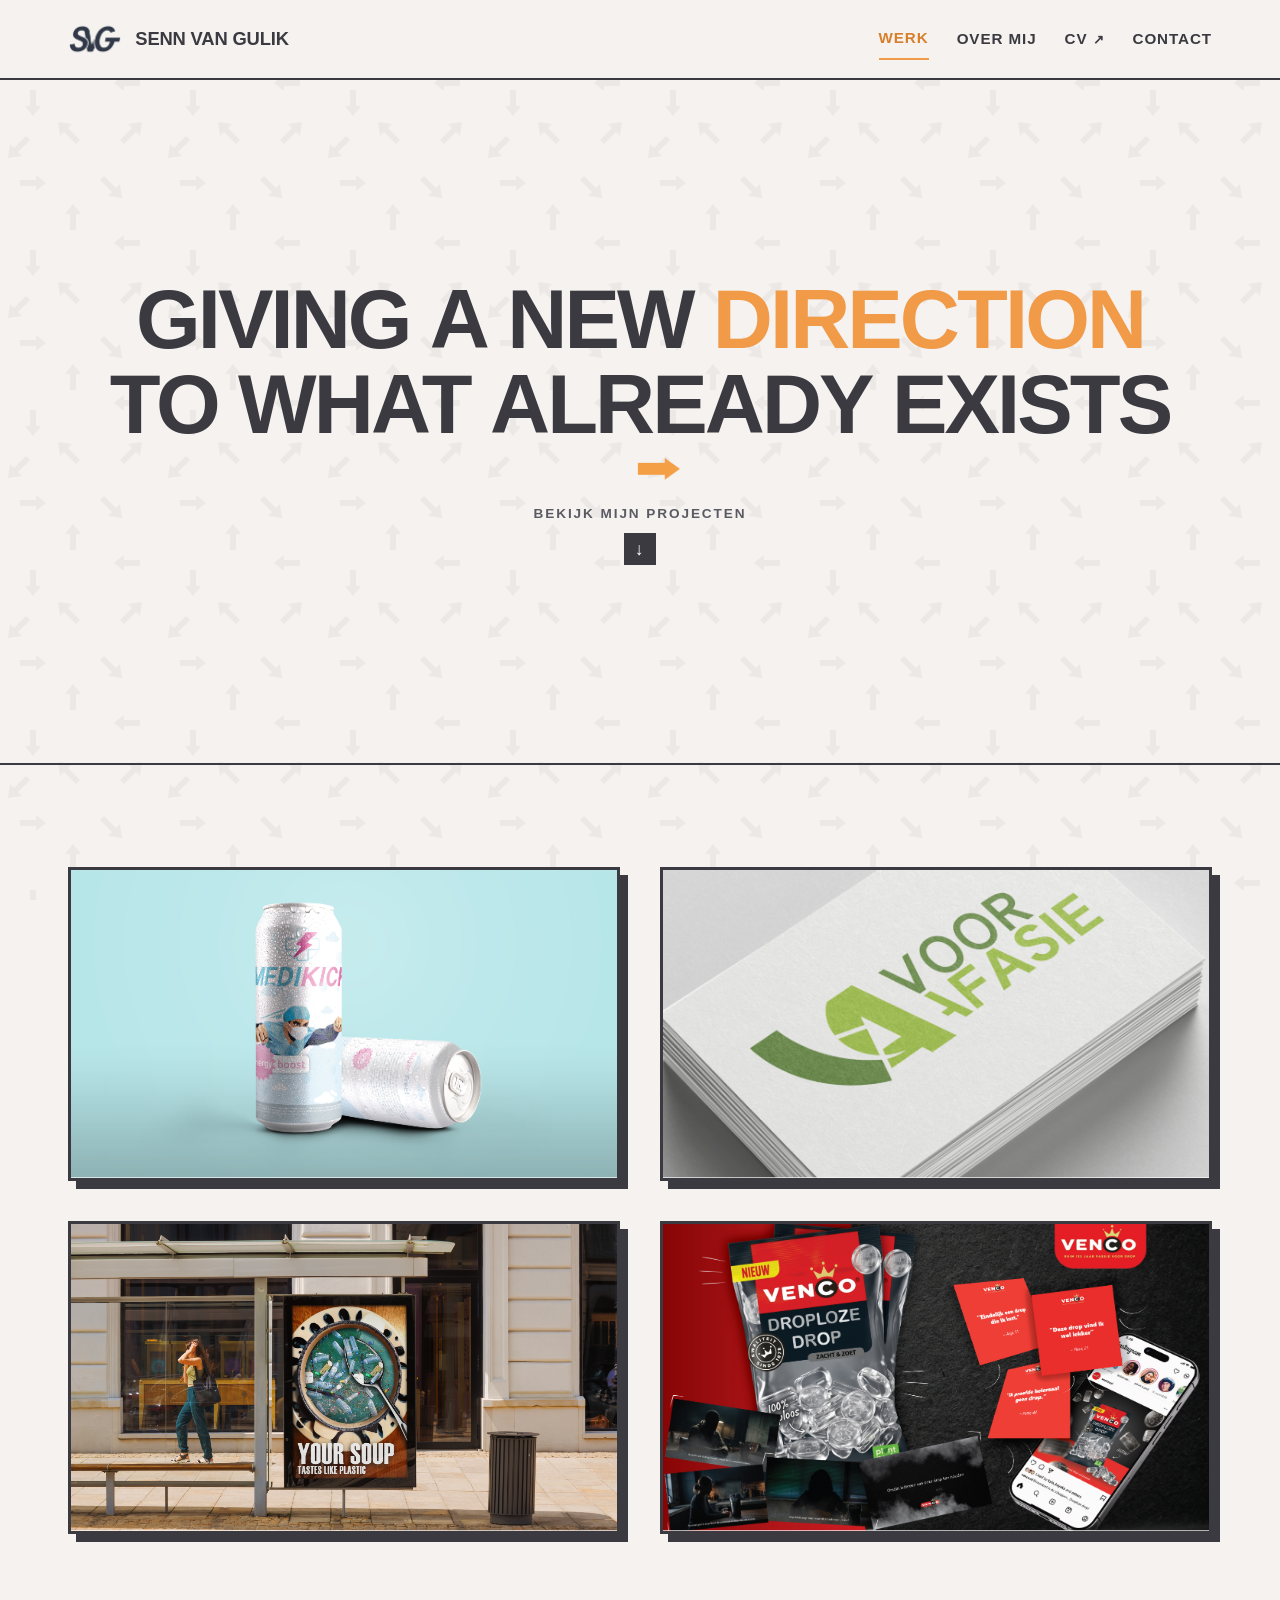
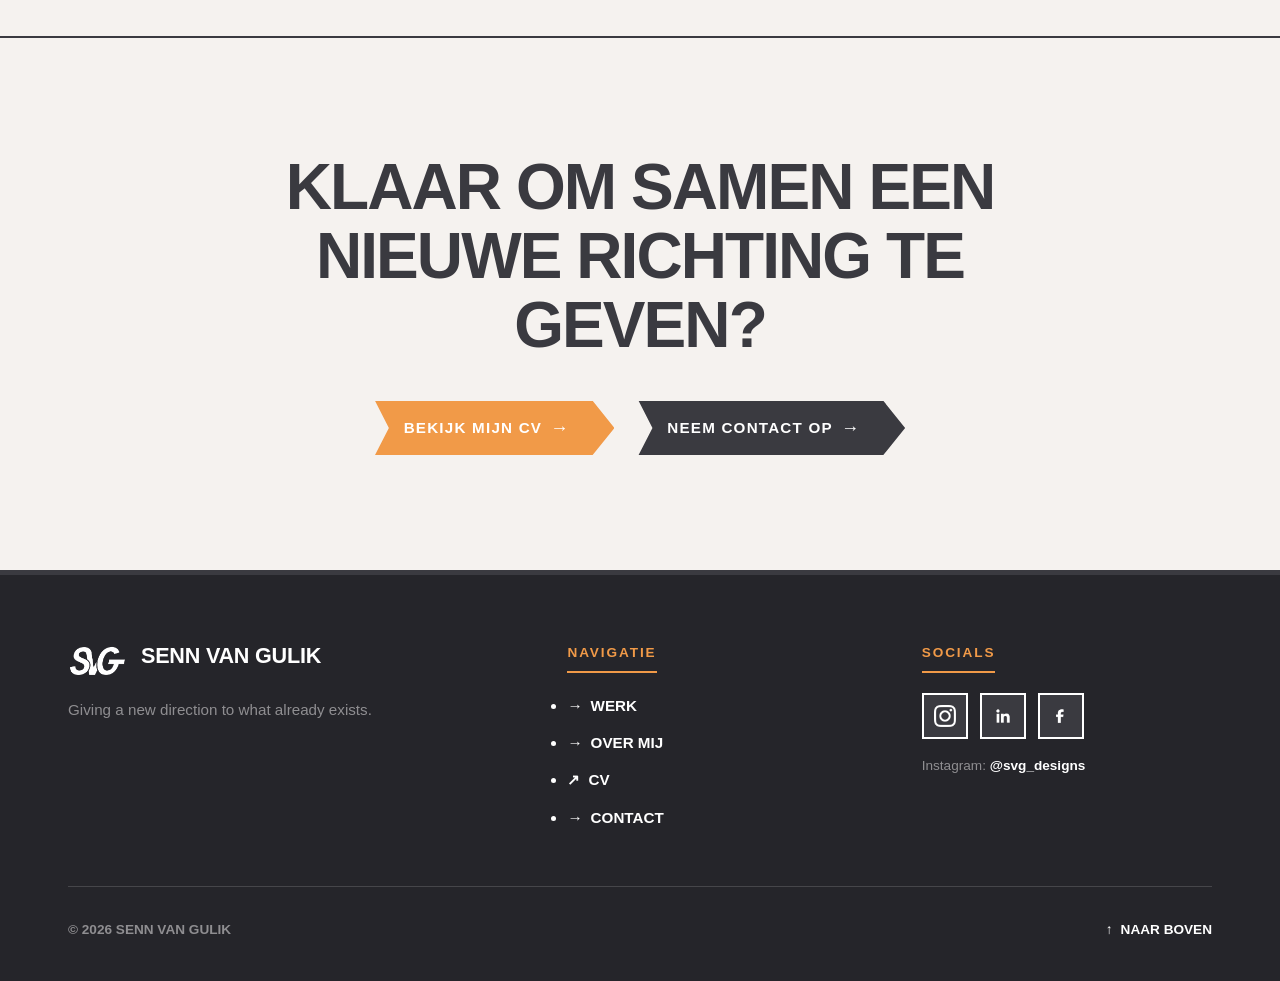
<file: index.html>
<!DOCTYPE html>
<html lang="nl">
<head>
  <meta charset="UTF-8">
  <meta name="viewport" content="width=device-width, initial-scale=1.0">
  <title>Portfolio — Senn van Gulik</title>
  <meta name="description" content="Portfolio van Senn van Gulik. CMD student aan Avans Hogeschool Breda. Branding, logo design en digitale vormgeving.">
  
  <!-- Favicon -->
  <link rel="icon" type="image/png" href="Images/Logo/Logo.png">
  
  <!-- Stylesheet -->
  <link rel="stylesheet" href="css/style.css">
</head>
<body>

  <!-- Site Header (Layout: Logo – name next to logo | Werk – Over mij – CV - contact) -->
  <header class="site-header">
    <div class="container nav-container">
      <!-- Left: Logo – name next to logo -->
      <a href="index.html" class="brand-identity" aria-label="Senn van Gulik Homepage">
        <img src="Images/Logo/Logo.png" alt="SvG Logo" class="brand-logo-img">
        <span class="brand-name">Senn van Gulik</span>
      </a>

      <!-- Right: Werk – Over mij – CV - contact -->
      <nav class="nav-menu-desktop" aria-label="Hoofdnavigatie">
        <a href="#werk" class="nav-item-link active">Werk</a>
        <a href="about.html" class="nav-item-link">Over mij</a>
        <!-- CV Direct Link -->
        <a href="https://drive.google.com/file/d/1XW_Pcqpf7AUBsDqbniWq784pTi9UEm8H/view?usp=sharing" target="_blank" rel="noopener noreferrer" class="nav-item-link cv-link">
          CV <span style="font-size: 0.85em;">↗</span>
        </a>
        <a href="contact.html" class="nav-item-link">Contact</a>
      </nav>

      <!-- Mobile Toggle -->
      <button class="mobile-toggle" aria-label="Menu openen" aria-expanded="false" aria-controls="mobileMenu">
        <span></span>
        <span></span>
        <span></span>
      </button>
    </div>
  </header>

  <!-- Mobile Menu -->
  <div id="mobileMenu" class="mobile-menu" aria-hidden="true">
    <nav class="mobile-nav-links">
      <a href="#werk" class="mobile-nav-item active">Werk</a>
      <a href="about.html" class="mobile-nav-item">Over mij</a>
      <a href="https://drive.google.com/file/d/1XW_Pcqpf7AUBsDqbniWq784pTi9UEm8H/view?usp=sharing" target="_blank" rel="noopener noreferrer" class="mobile-nav-item">
        CV ↗
      </a>
      <a href="contact.html" class="mobile-nav-item">Contact</a>
    </nav>
  </div>

  <main>
    <!-- Center Hero Section: Just the sentence in the center -->
    <section class="hero-center-stage">
      <div class="container">
        <h1 class="hero-statement-center">
          <span class="interactive-word">giving</span> 
          <span class="interactive-word">a</span> 
          <span class="interactive-word">new</span> 
          <span class="interactive-word word-direction">direction</span> 
          <span class="interactive-word">to</span> 
          <span class="interactive-word">what</span> 
          <span class="interactive-word">already</span> 
          <span class="interactive-word">exists</span>
        </h1>

        <a href="#werk" class="scroll-indicator-arrow">
          <span>Bekijk mijn projecten</span>
            <div class="down-arrow-symbol">↓</div>
        </a>
      </div>
    </section>

<!-- PROJECTEN -->
<section id="werk" class="featured-project-section">
  <div class="container project-grid">
    

    <!-- START PROJECT 1 -->
    <article class="project-stage-card">

      <div class="project-visual-column">
        <img 
          src="Images/Projects/Firsdrank blikje/MAIN.png" 
          alt="Medikick 0% suiker frisdrank blikje ontwerp" 
          class="project-visual-img"
        >

        <div class="project-overlay">

          <div class="project-overlay-content">
            <div class="project-overlay-info">

              <h2 class="project-display-title">
                Medikick Frisdrank
              </h2>

              <div class="project-tags-list">
                <span class="tag-brick">verpakkingsontwerp</span>
                <span class="tag-brick">Photoshop</span>
                <span class="tag-brick">Illustrator</span>
              </div>

            </div>

            <a href="project.html" class="btn-arrow-shape btn-arrow-orange">
              <span class="fefef">→</span>
            </a>
          </div>

        </div>
      </div>

    </article>
    <!-- EINDE PROJECT 1 -->


    <!-- START PROJECT 2 -->
    <article class="project-stage-card">

      <div class="project-visual-column">
        <img 
          src="Images/Projects/Voor Afasie/Proces (3).jpg" 
          alt="Logo ontwerp Voor Afasie" 
          class="project-visual-img"
        >

        <div class="project-overlay">

          <div class="project-overlay-content">
            <div class="project-overlay-info">

              <h2 class="project-display-title">
                Voor Afasie logo
              </h2>

              <div class="project-tags-list">
                <span class="tag-brick">Logo design</span>
                <span class="tag-brick">Branding</span>
                <span class="tag-brick">Illustrator</span>
              </div>

            </div>

            <a href="project VoorAfasie.html" class="btn-arrow-shape btn-arrow-orange">
              <span class="fefef">→</span>
            </a>
          </div>

        </div>
      </div>

    </article>
    <!-- EINDE PROJECT 2 -->


    <!-- START PROJECT 3 -->
    <article class="project-stage-card">

      <div class="project-visual-column">
        <img 
          src="Images/Projects/Plastic Soep/MAIN.jpg" 
          alt="Poster STOP plastic soep campagne" 
          class="project-visual-img"
        >

        <div class="project-overlay">

          <div class="project-overlay-content">
            <div class="project-overlay-info">

              <h2 class="project-display-title">
                Plastic Soep campagne
              </h2>

              <div class="project-tags-list">
                <span class="tag-brick">Fotografie</span>
                <span class="tag-brick">Photoshop</span>
                <span class="tag-brick">Illustrator</span>
              </div>

            </div>

            <a href="project soep.html" class="btn-arrow-shape btn-arrow-orange">
              <span class="fefef">→</span>
            </a>
          </div>

        </div>
      </div>

    </article>
    <!-- EINDE PROJECT 3 -->


    <!-- START PROJECT 4 -->
    <article class="project-stage-card">

      <div class="project-visual-column">
        <img 
          src="Images/Projects/1april Campagne/MAIN.jpg" 
          alt="Poster STOP plastic soep campagne" 
          class="project-visual-img"
        >

        <div class="project-overlay">

          <div class="project-overlay-content">
            <div class="project-overlay-info">

              <h2 class="project-display-title">
                1 April Campagne
              </h2>

              <div class="project-tags-list">
                <span class="tag-brick">Photoshop</span>
                <span class="tag-brick">Illustrator</span>
                <span class="tag-brick">Branding</span>
                <span class="tag-brick">verpakkingsontwerp</span>
              </div>

            </div>

            <a href="project 1april Campagne.html" class="btn-arrow-shape btn-arrow-orange">
              <span class="fefef">→</span>
            </a>
          </div>

        </div>
      </div>

    </article>
    <!-- EINDE PROJECT 3 -->

  </div>
</section>
    
    <!-- Scroll down further: Final CTA Section -->
    <section class="final-cta-section">
      <div class="container">
        <h2 class="final-cta-title">
          Klaar om samen een nieuwe richting te geven?
        </h2>

        <!-- Arrow Shaped Buttons to CV and Contact -->
        <div class="cta-button-group">
          <!-- Button to CV (Google Drive link) -->
          <a 
            href="https://drive.google.com/file/d/1XW_Pcqpf7AUBsDqbniWq784pTi9UEm8H/view?usp=sharing" 
            target="_blank" 
            rel="noopener noreferrer" 
            class="btn-arrow-shape btn-arrow-orange"
          >
            Bekijk mijn CV <span class="btn-arrow-icon">→</span>
          </a>

          <!-- Button to Contact page -->
          <a href="contact.html" class="btn-arrow-shape btn-arrow-dark">
            Neem contact op <span class="btn-arrow-icon">→</span>
          </a>
        </div>
      </div>
    </section>
  </main>

  <!-- Footer (Kept same with social links) -->
  <footer class="site-footer-sharp">
    <div class="container">
      <div class="footer-columns-grid">
        <div>
          <div style="display: flex; align-items: center; gap: 0.85rem; margin-bottom: 1rem;">
            <img src="Images/Logo/Logo.png" alt="SvG Logo" style="height: 42px; filter: brightness(0) invert(1);">
            <div class="footer-brand-title">Senn van Gulik</div>
          </div>
          <p class="footer-brand-text">
            Giving a new direction to what already exists.
          </p>
        </div>

        <div>
          <span class="footer-col-header">Navigatie</span>
          <ul class="footer-nav-links-sharp">
            <li><a href="index.html#werk" class="footer-nav-item"><span>→</span> Werk</a></li>
            <li><a href="about.html" class="footer-nav-item"><span>→</span> Over mij</a></li>
            <li>
              <a href="https://drive.google.com/file/d/1XW_Pcqpf7AUBsDqbniWq784pTi9UEm8H/view?usp=sharing" target="_blank" rel="noopener noreferrer" class="footer-nav-item">
                <span>↗</span> CV
              </a>
            </li>
            <li><a href="contact.html" class="footer-nav-item"><span>→</span> Contact</a></li>
          </ul>
        </div>

        <div>
          <span class="footer-col-header">Socials</span>
          <div class="footer-social-row" style="margin-bottom: 1rem;">
            <a href="https://www.instagram.com/svg_designs/" target="_blank" rel="noopener noreferrer" class="footer-social-sharp-btn" aria-label="Instagram">
              <img src="Images/Icons/Socials_Instagram.png" alt="Instagram">
            </a>
            <a href="https://nl.linkedin.com/in/senn-van-gulik-68927a341" target="_blank" rel="noopener noreferrer" class="footer-social-sharp-btn" aria-label="LinkedIn">
              <img src="Images/Icons/Socials_Linkedin.png" alt="LinkedIn">
            </a>
            <a href="https://www.facebook.com/share/19ZWGFJ9d8/" target="_blank" rel="noopener noreferrer" class="footer-social-sharp-btn" aria-label="Facebook">
              <img src="Images/Icons/Socials_Facebook.png" alt="Facebook">
            </a>
          </div>
          <p style="font-size: 0.85rem; color: var(--color-gray);">
            Instagram: <strong style="color: #FFFFFF;">@svg_designs</strong>
          </p>
        </div>
      </div>

      <div class="footer-bottom-line">
        <div>
          &copy; <span id="yearSpan">2024</span> Senn van Gulik
        </div>
        <a href="#top" id="backToTopBtn" class="back-to-top-sharp">
          <span>↑</span> Naar boven
        </a>
      </div>
    </div>
  </footer>

  <!-- Scripts -->
  <script src="js/projects.js"></script>
  <script src="js/main.js"></script>
  <script>
    document.getElementById('yearSpan').textContent = new Date().getFullYear();
  </script>
</body>
</html>
</file>
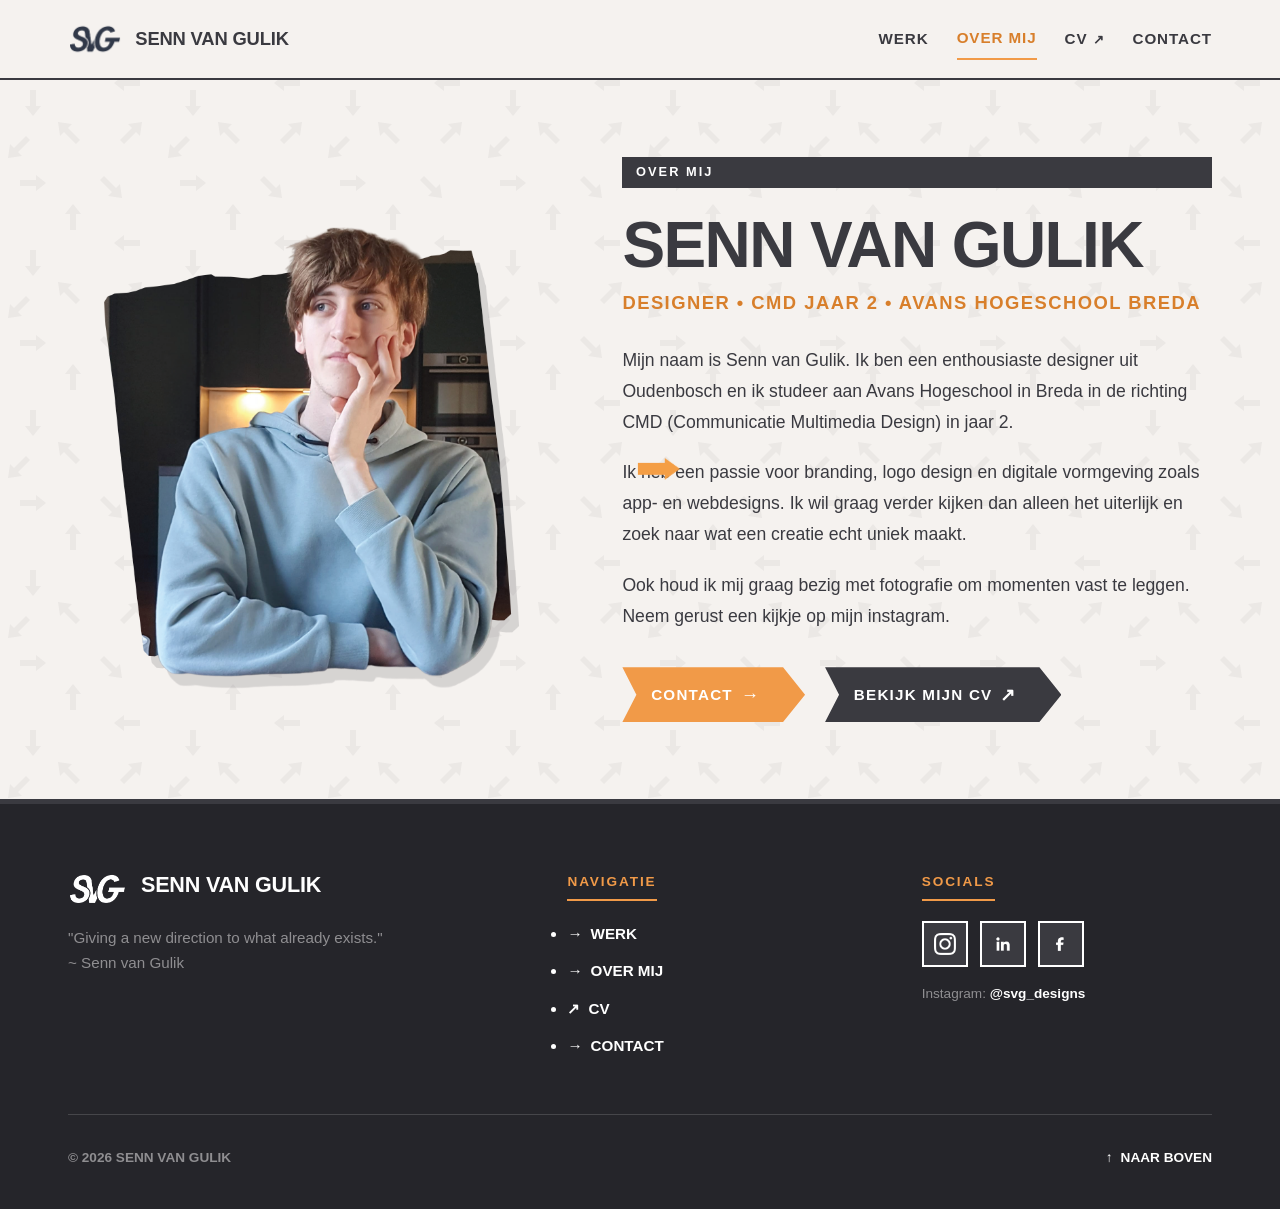
<file: about.html>
<!DOCTYPE html>
<html lang="nl">
<head>
  <meta charset="UTF-8">
  <meta name="viewport" content="width=device-width, initial-scale=1.0">
  <title>Portfolio — Senn van Gulik</title>
  <meta name="description" content="Over Senn van Gulik: designer uit Oudenbosch, student CMD aan Avans Breda.">
  
  <!-- Favicon -->
  <link rel="icon" type="image/png" href="Images/Logo/Logo.png">
  
  <!-- Stylesheet -->
  <link rel="stylesheet" href="css/style.css">
</head>
<body>

  <!-- Site Header (Layout: Logo – name next to logo | Werk – Over mij – CV - contact) -->
  <header class="site-header">
    <div class="container nav-container">
      <!-- Left: Logo – name next to logo -->
      <a href="index.html" class="brand-identity" aria-label="Senn van Gulik Homepage">
        <img src="Images/Logo/Logo.png" alt="SvG Logo" class="brand-logo-img">
        <span class="brand-name">Senn van Gulik</span>
      </a>

      <!-- Right: Werk – Over mij – CV - contact -->
      <nav class="nav-menu-desktop" aria-label="Hoofdnavigatie">
        <a href="index.html#werk" class="nav-item-link">Werk</a>
        <a href="about.html" class="nav-item-link active">Over mij</a>
        <!-- CV Direct Link -->
        <a href="https://drive.google.com/file/d/1XW_Pcqpf7AUBsDqbniWq784pTi9UEm8H/view?usp=sharing" target="_blank" rel="noopener noreferrer" class="nav-item-link cv-link">
          CV <span style="font-size: 0.85em;">↗</span>
        </a>
        <a href="contact.html" class="nav-item-link">Contact</a>
      </nav>

      <!-- Mobile Toggle -->
      <button class="mobile-toggle" aria-label="Menu openen" aria-expanded="false" aria-controls="mobileMenu">
        <span></span>
        <span></span>
        <span></span>
      </button>
    </div>
  </header>

  <!-- Mobile Menu -->
  <div id="mobileMenu" class="mobile-menu" aria-hidden="true">
    <nav class="mobile-nav-links">
      <a href="index.html#werk" class="mobile-nav-item">Werk</a>
      <a href="about.html" class="mobile-nav-item active">Over mij</a>
      <a href="https://drive.google.com/file/d/1XW_Pcqpf7AUBsDqbniWq784pTi9UEm8H/view?usp=sharing" target="_blank" rel="noopener noreferrer" class="mobile-nav-item">
        CV ↗
      </a>
      <a href="contact.html" class="mobile-nav-item">Contact</a>
    </nav>
  </div>

  <main>
    <!-- About Stage Section -->
    <section class="about-stage-section">
      <div class="container about-columns">
        <!-- Profile Image: Me.png sitting transparently on the canvas without any background shape or square -->
        <div class="about-me-image-wrap">
          <img 
            src="Images/Me.png" 
            alt="Senn van Gulik" 
            class="about-me-cutout"
          >
        </div>

        <!-- Text Content -->
        <div class="about-text-content">
          <span class="project-section-tag">Over mij</span>
          <h1 class="about-display-name">Senn van Gulik</h1>
          <div class="about-subline">Designer • CMD Jaar 2 • Avans Hogeschool Breda</div>

          <div class="about-human-copy">
            <p>
              Mijn naam is Senn van Gulik. Ik ben een enthousiaste designer uit Oudenbosch en ik studeer aan Avans Hogeschool in Breda in de richting CMD (Communicatie Multimedia Design) in jaar 2.
            </p>
            <p>
              Ik heb een passie voor branding, logo design en digitale vormgeving zoals app- en webdesigns. Ik wil graag verder kijken dan alleen het uiterlijk en zoek naar wat een creatie echt uniek maakt.
            </p>
            <p>
              Ook houd ik mij graag bezig met fotografie om momenten vast te leggen. Neem gerust een kijkje op mijn instagram.
            </p>
          </div>

          <div style="display: flex; gap: 1.25rem; flex-wrap: wrap;">
            <!-- Arrow shaped buttons -->
            <a href="contact.html" class="btn-arrow-shape btn-arrow-orange">
              Contact <span class="btn-arrow-icon">→</span>
            </a>
            <a 
              href="https://drive.google.com/file/d/1XW_Pcqpf7AUBsDqbniWq784pTi9UEm8H/view?usp=sharing" 
              target="_blank" 
              rel="noopener noreferrer" 
              class="btn-arrow-shape btn-arrow-dark"
            >
              Bekijk mijn CV <span class="btn-arrow-icon">↗</span>
            </a>
          </div>
        </div>
      </div>
    </section>
  </main>

  <!-- Footer (Kept same with social links) -->
  <footer class="site-footer-sharp">
    <div class="container">
      <div class="footer-columns-grid">
        <div>
          <div style="display: flex; align-items: center; gap: 0.85rem; margin-bottom: 1rem;">
            <img src="Images/Logo/Logo.png" alt="SvG Logo" style="height: 42px; filter: brightness(0) invert(1);">
            <div class="footer-brand-title">Senn van Gulik</div>
          </div>
          <p class="footer-brand-text">
            "Giving a new direction to what already exists."
            <br>~ Senn van Gulik
          </p>
        </div>

        <div>
          <span class="footer-col-header">Navigatie</span>
          <ul class="footer-nav-links-sharp">
            <li><a href="index.html#werk" class="footer-nav-item"><span>→</span> Werk</a></li>
            <li><a href="about.html" class="footer-nav-item"><span>→</span> Over mij</a></li>
            <li>
              <a href="https://drive.google.com/file/d/1XW_Pcqpf7AUBsDqbniWq784pTi9UEm8H/view?usp=sharing" target="_blank" rel="noopener noreferrer" class="footer-nav-item">
                <span>↗</span> CV
              </a>
            </li>
            <li><a href="contact.html" class="footer-nav-item"><span>→</span> Contact</a></li>
          </ul>
        </div>

        <div>
          <span class="footer-col-header">Socials</span>
          <div class="footer-social-row" style="margin-bottom: 1rem;">
            <a href="https://www.instagram.com/svg_designs/" target="_blank" rel="noopener noreferrer" class="footer-social-sharp-btn" aria-label="Instagram">
              <img src="Images/Icons/Socials_Instagram.png" alt="Instagram">
            </a>
            <a href="https://nl.linkedin.com/in/senn-van-gulik-68927a341" target="_blank" rel="noopener noreferrer" class="footer-social-sharp-btn" aria-label="LinkedIn">
              <img src="Images/Icons/Socials_Linkedin.png" alt="LinkedIn">
            </a>
            <a href="https://www.facebook.com/share/19ZWGFJ9d8/" target="_blank" rel="noopener noreferrer" class="footer-social-sharp-btn" aria-label="Facebook">
              <img src="Images/Icons/Socials_Facebook.png" alt="Facebook">
            </a>
          </div>
          <p style="font-size: 0.85rem; color: var(--color-gray);">
            Instagram: <strong style="color: #FFFFFF;">@svg_designs</strong>
          </p>
        </div>
      </div>

      <div class="footer-bottom-line">
        <div>
          &copy; <span id="yearSpan">2024</span> Senn van Gulik
        </div>
        <a href="#top" id="backToTopBtn" class="back-to-top-sharp">
          <span>↑</span> Naar boven
        </a>
      </div>
    </div>
  </footer>

  <!-- Scripts -->
  <script src="js/projects.js"></script>
  <script src="js/main.js"></script>
  <script>
    document.getElementById('yearSpan').textContent = new Date().getFullYear();
  </script>
</body>
</html>
</file>
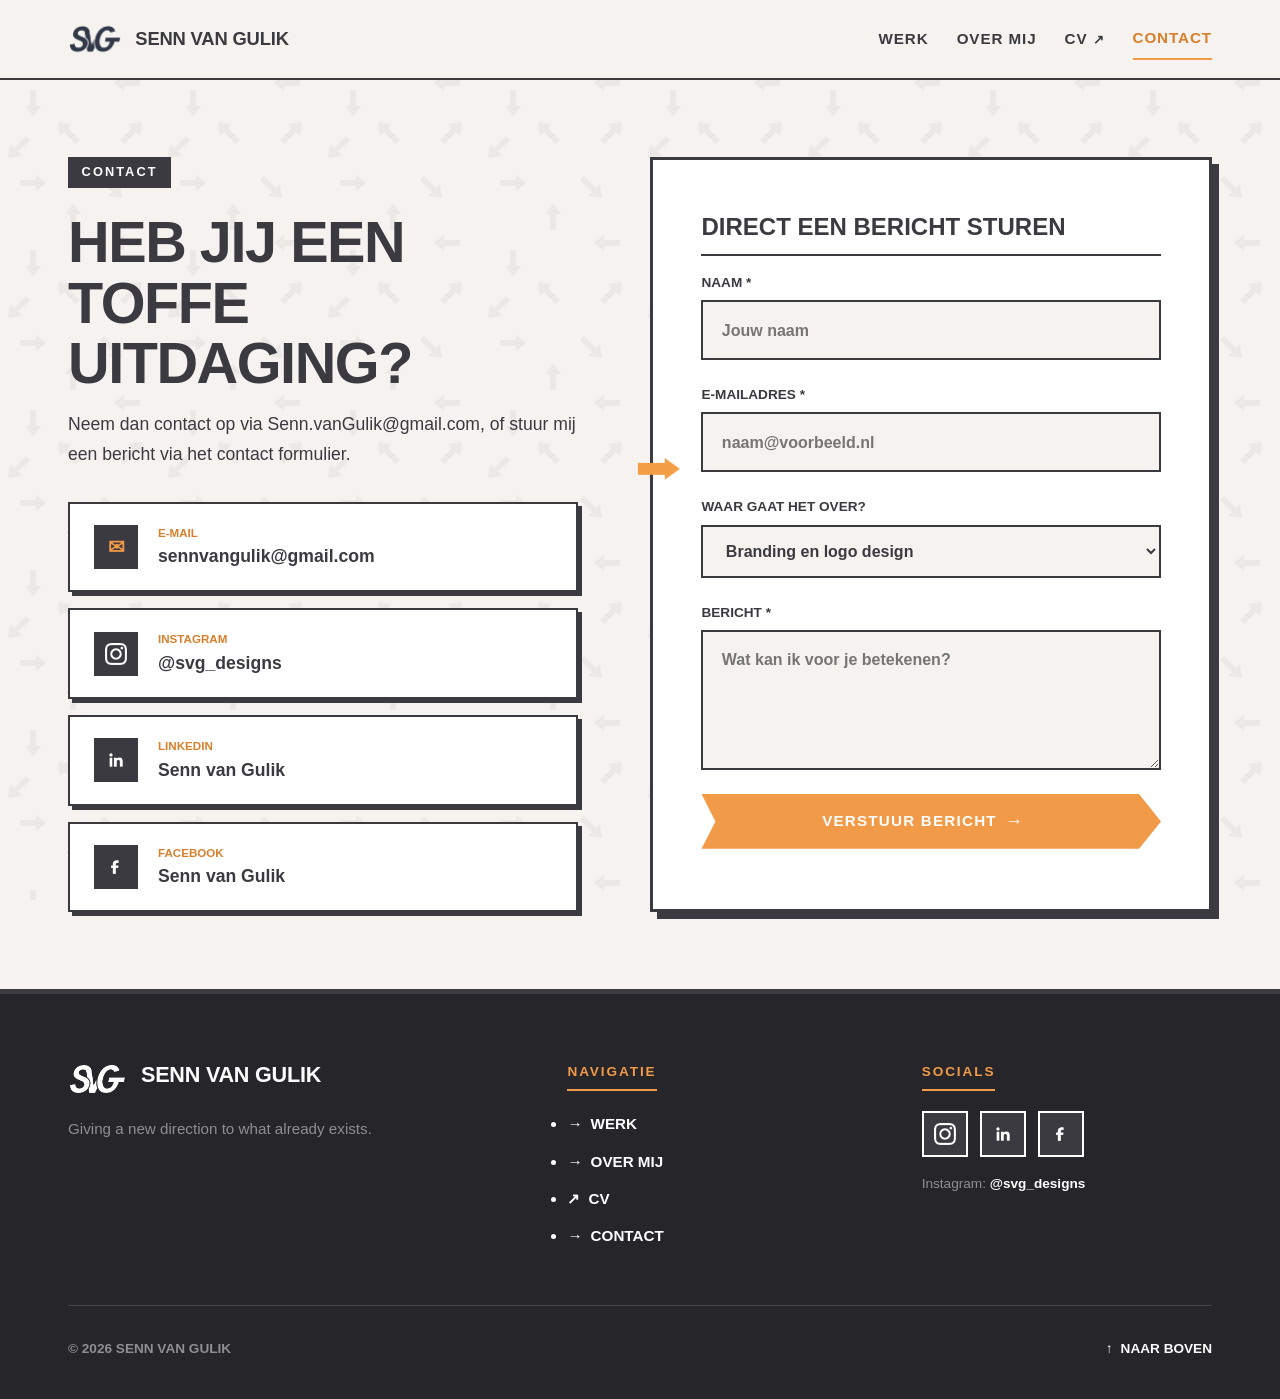
<file: contact.html>
<!DOCTYPE html>
<html lang="nl">
<head>
  <meta charset="UTF-8">
  <meta name="viewport" content="width=device-width, initial-scale=1.0">
  <title>Portfolio — Senn van Gulik</title>
  <meta name="description" content="Neem contact op met Senn van Gulik.">
  
  <!-- Favicon -->
  <link rel="icon" type="image/png" href="Images/Logo/Logo.png">
  
  <!-- Stylesheet -->
  <link rel="stylesheet" href="css/style.css">
</head>
<body>

  <!-- Site Header (Layout: Logo – name next to logo | Werk – Over mij – CV - contact) -->
  <header class="site-header">
    <div class="container nav-container">
      <!-- Left: Logo – name next to logo -->
      <a href="index.html" class="brand-identity" aria-label="Senn van Gulik Homepage">
        <img src="Images/Logo/Logo.png" alt="SvG Logo" class="brand-logo-img">
        <span class="brand-name">Senn van Gulik</span>
      </a>

      <!-- Right: Werk – Over mij – CV - contact -->
      <nav class="nav-menu-desktop" aria-label="Hoofdnavigatie">
        <a href="index.html#werk" class="nav-item-link">Werk</a>
        <a href="about.html" class="nav-item-link">Over mij</a>
        <!-- CV Direct Link -->
        <a href="https://drive.google.com/file/d/1XW_Pcqpf7AUBsDqbniWq784pTi9UEm8H/view?usp=sharing" target="_blank" rel="noopener noreferrer" class="nav-item-link cv-link">
          CV <span style="font-size: 0.85em;">↗</span>
        </a>
        <a href="contact.html" class="nav-item-link active">Contact</a>
      </nav>

      <!-- Mobile Toggle -->
      <button class="mobile-toggle" aria-label="Menu openen" aria-expanded="false" aria-controls="mobileMenu">
        <span></span>
        <span></span>
        <span></span>
      </button>
    </div>
  </header>

  <!-- Mobile Menu -->
  <div id="mobileMenu" class="mobile-menu" aria-hidden="true">
    <nav class="mobile-nav-links">
      <a href="index.html#werk" class="mobile-nav-item">Werk</a>
      <a href="about.html" class="mobile-nav-item">Over mij</a>
      <a href="https://drive.google.com/file/d/1XW_Pcqpf7AUBsDqbniWq784pTi9UEm8H/view?usp=sharing" target="_blank" rel="noopener noreferrer" class="mobile-nav-item">
        CV ↗
      </a>
      <a href="contact.html" class="mobile-nav-item active">Contact</a>
    </nav>
  </div>

  <main class="contact-grid-section">
    <div class="container contact-layout">
      <!-- Left: Direct Info -->
      <div>
        <span class="project-section-tag">Contact</span>
        <h1 class="project-display-title" style="font-size: clamp(2.4rem, 4.5vw, 3.8rem); margin-bottom: 1rem;">
          Heb jij een toffe uitdaging?
        </h1>
        <p style="font-size: 1.1rem; line-height: 1.7; color: var(--color-dark); margin-bottom: 2rem;">
          Neem dan contact op via Senn.vanGulik@gmail.com, of stuur mij een bericht via het contact formulier. 
        </p>

        <div class="contact-links-list">
          <a href="mailto:sennvangulik@gmail.com" class="contact-item-box">
            <div class="icon">✉</div>
            <div class="texts">
              <div class="label">E-mail</div>
              <div class="val">sennvangulik@gmail.com</div>
            </div>
          </a>

          <a href="https://www.instagram.com/svg_designs/" target="_blank" rel="noopener noreferrer" class="contact-item-box">
            <div class="icon">
              <img src="Images/Icons/Socials_Instagram.png" alt="Instagram">
            </div>
            <div class="texts">
              <div class="label">Instagram</div>
              <div class="val">@svg_designs</div>
            </div>
          </a>

          <a href="https://nl.linkedin.com/in/senn-van-gulik-68927a341" target="_blank" rel="noopener noreferrer" class="contact-item-box">
            <div class="icon">
              <img src="Images/Icons/Socials_Linkedin.png" alt="LinkedIn">
            </div>
            <div class="texts">
              <div class="label">LinkedIn</div>
              <div class="val">Senn van Gulik</div>
            </div>
          </a>

          <a href="https://www.facebook.com/share/19ZWGFJ9d8/" target="_blank" rel="noopener noreferrer" class="contact-item-box">
            <div class="icon">
              <img src="Images/Icons/Socials_Facebook.png" alt="Facebook">
            </div>
            <div class="texts">
              <div class="label">Facebook</div>
              <div class="val">Senn van Gulik</div>
            </div>
          </a>
        </div>
      </div>

      <!-- Right: Contact Form -->
      <div class="contact-form-container">
        <h2 style="font-size: 1.5rem; font-weight: 900; text-transform: uppercase; color: var(--color-dark); margin-bottom: 1rem; border-bottom: 2px solid var(--color-dark); padding-bottom: 0.5rem;">
          Direct een bericht sturen
        </h2>

        <form id="contactForm">
          <div class="form-group-field">
            <label for="name">Naam *</label>
            <input type="text" id="name" name="name" required placeholder="Jouw naam">
          </div>

          <div class="form-group-field">
            <label for="email">E-mailadres *</label>
            <input type="email" id="email" name="email" required placeholder="naam@voorbeeld.nl">
          </div>

          <div class="form-group-field">
            <label for="subject">Waar gaat het over?</label>
            <select id="subject" name="subject">
              <option value="branding">Branding en logo design</option>
              <option value="webdesign">App- of webdesign</option>
              <option value="packaging">Packaging ontwerp</option>
              <option value="stage">Stageplek</option>
              <option value="anders">Iets anders</option>
            </select>
          </div>

          <div class="form-group-field">
            <label for="message">Bericht *</label>
            <textarea id="message" name="message" required placeholder="Wat kan ik voor je betekenen?"></textarea>
          </div>

          <!-- Arrow-shaped submit button that flips direction on hover -->
          <button type="submit" class="btn-arrow-shape btn-arrow-orange" style="width: 100%;">
            Verstuur bericht <span class="btn-arrow-icon">→</span>
          </button>
        </form>
      </div>
    </div>
  </main>

  <!-- Footer (Kept same with social links) -->
  <footer class="site-footer-sharp">
    <div class="container">
      <div class="footer-columns-grid">
        <div>
          <div style="display: flex; align-items: center; gap: 0.85rem; margin-bottom: 1rem;">
            <img src="Images/Logo/Logo.png" alt="SvG Logo" style="height: 42px; filter: brightness(0) invert(1);">
            <div class="footer-brand-title">Senn van Gulik</div>
          </div>
          <p class="footer-brand-text">
            Giving a new direction to what already exists.
          </p>
        </div>

        <div>
          <span class="footer-col-header">Navigatie</span>
          <ul class="footer-nav-links-sharp">
            <li><a href="index.html#werk" class="footer-nav-item"><span>→</span> Werk</a></li>
            <li><a href="about.html" class="footer-nav-item"><span>→</span> Over mij</a></li>
            <li>
              <a href="https://drive.google.com/file/d/1XW_Pcqpf7AUBsDqbniWq784pTi9UEm8H/view?usp=sharing" target="_blank" rel="noopener noreferrer" class="footer-nav-item">
                <span>↗</span> CV
              </a>
            </li>
            <li><a href="contact.html" class="footer-nav-item"><span>→</span> Contact</a></li>
          </ul>
        </div>

        <div>
          <span class="footer-col-header">Socials</span>
          <div class="footer-social-row" style="margin-bottom: 1rem;">
            <a href="https://www.instagram.com/svg_designs/" target="_blank" rel="noopener noreferrer" class="footer-social-sharp-btn" aria-label="Instagram">
              <img src="Images/Icons/Socials_Instagram.png" alt="Instagram">
            </a>
            <a href="https://nl.linkedin.com/in/senn-van-gulik-68927a341" target="_blank" rel="noopener noreferrer" class="footer-social-sharp-btn" aria-label="LinkedIn">
              <img src="Images/Icons/Socials_Linkedin.png" alt="LinkedIn">
            </a>
            <a href="https://www.facebook.com/share/19ZWGFJ9d8/" target="_blank" rel="noopener noreferrer" class="footer-social-sharp-btn" aria-label="Facebook">
              <img src="Images/Icons/Socials_Facebook.png" alt="Facebook">
            </a>
          </div>
          <p style="font-size: 0.85rem; color: var(--color-gray);">
            Instagram: <strong style="color: #FFFFFF;">@svg_designs</strong>
          </p>
        </div>
      </div>

      <div class="footer-bottom-line">
        <div>
          &copy; <span id="yearSpan">2024</span> Senn van Gulik
        </div>
        <a href="#top" id="backToTopBtn" class="back-to-top-sharp">
          <span>↑</span> Naar boven
        </a>
      </div>
    </div>
  </footer>

  <!-- Scripts -->
  <script src="js/projects.js"></script>
  <script src="js/main.js"></script>
  <script>
    document.getElementById('yearSpan').textContent = new Date().getFullYear();
  </script>
</body>
</html>
</file>
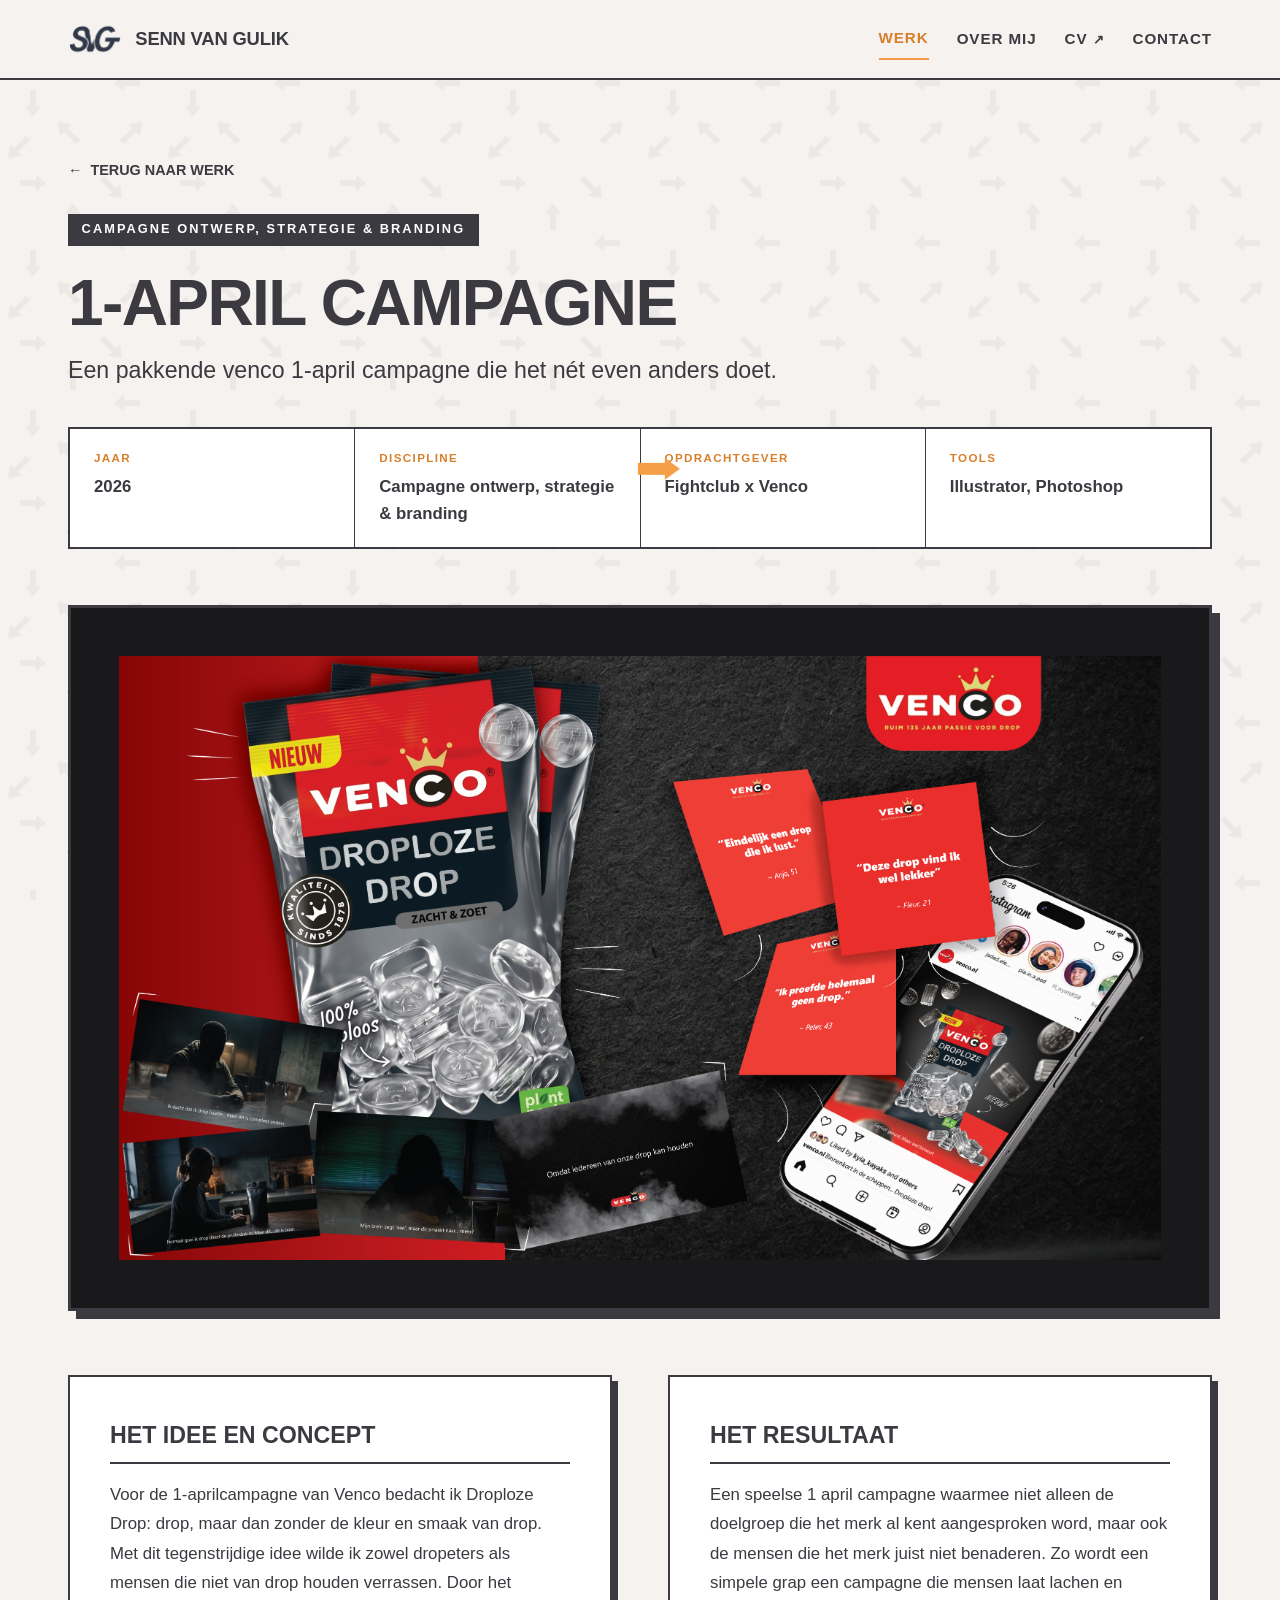
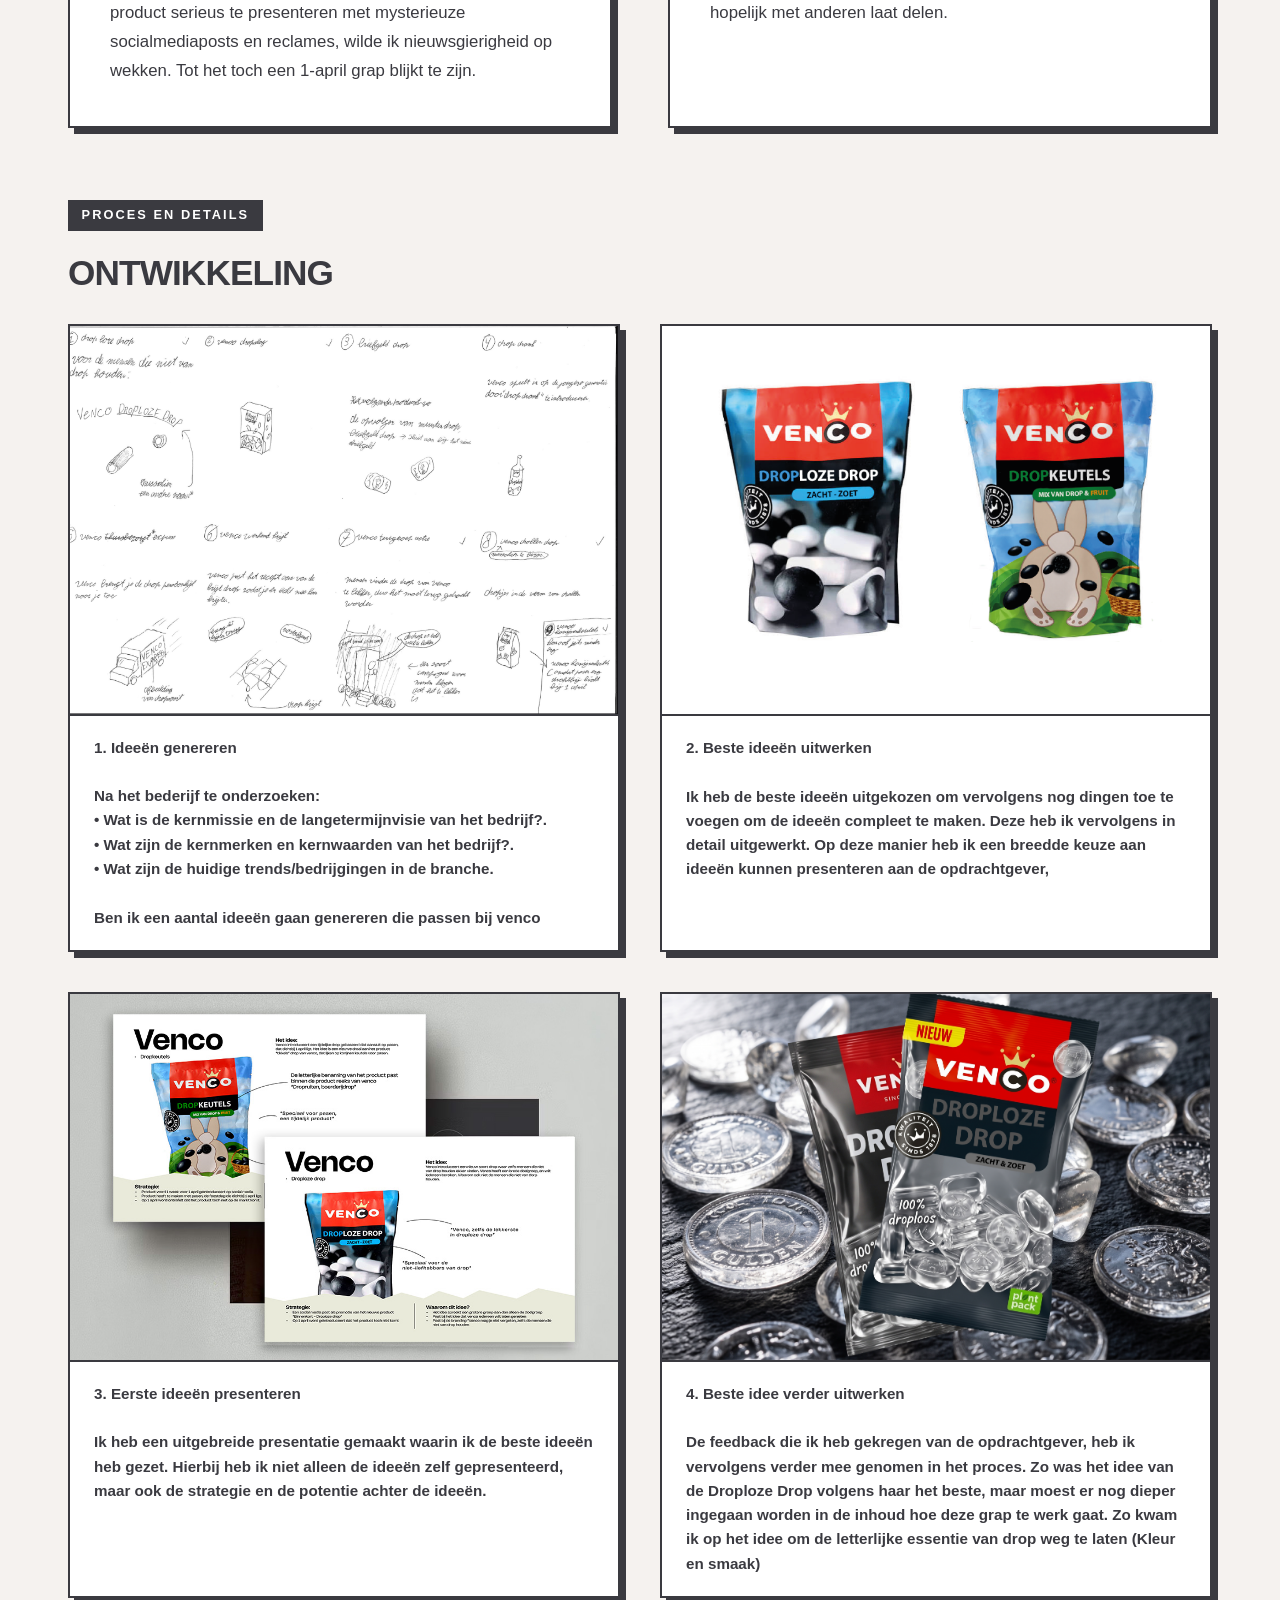
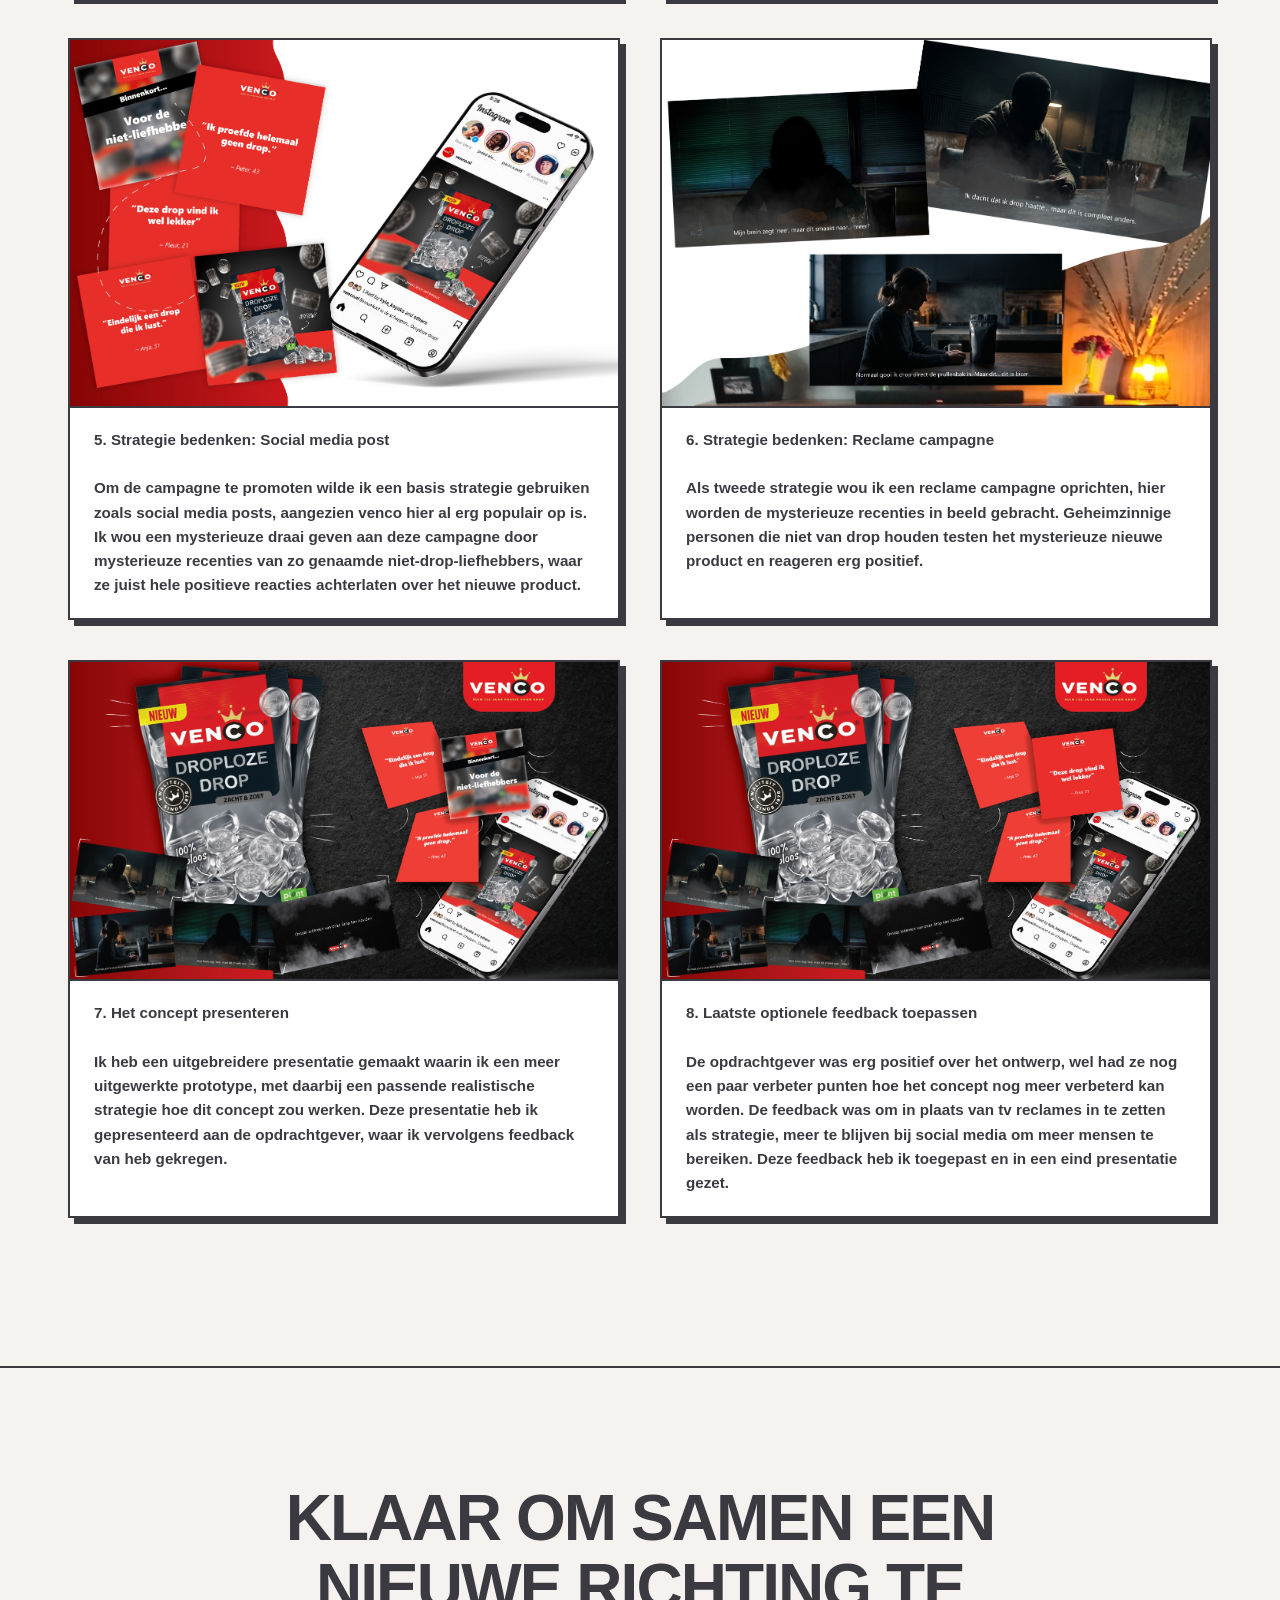
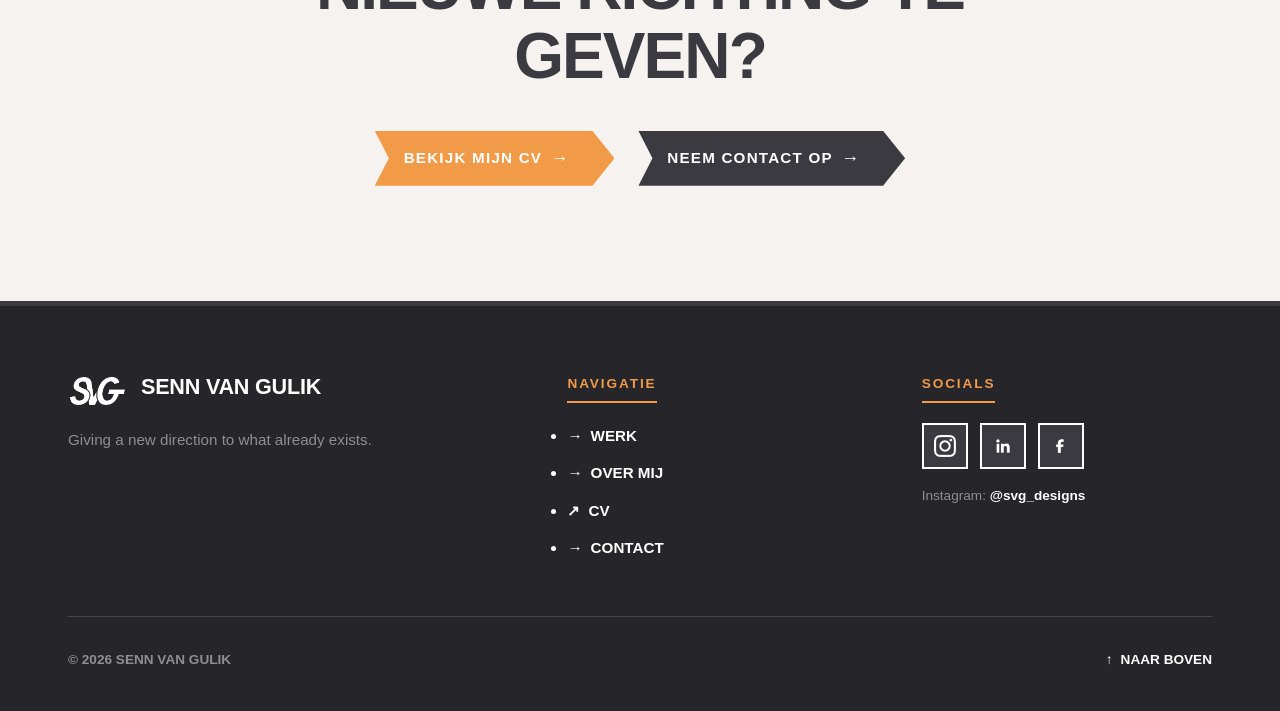
<file: project 1april Campagne.html>
<!DOCTYPE html>
<html lang="nl">
<head>
  <meta charset="UTF-8">
  <meta name="viewport" content="width=device-width, initial-scale=1.0">

  <title>Portfolio — Senn van Gulik</title>

  <meta 
    name="description" 
    content="Case study van het Voor Afasie logo door Senn van Gulik."
  >

  <link rel="icon" type="image/png" href="Images/Logo/Logo.png">
  <link rel="stylesheet" href="css/style.css">
</head>

<body data-project-id="1april-campagne">
  <!-- Site Header (Layout: Logo – name next to logo | Werk – Over mij – CV - contact) -->
  <header class="site-header">
    <div class="container nav-container">
      <!-- Left: Logo – name next to logo -->
      <a href="index.html" class="brand-identity" aria-label="Senn van Gulik Homepage">
        <img src="Images/Logo/Logo.png" alt="SvG Logo" class="brand-logo-img">
        <span class="brand-name">Senn van Gulik</span>
      </a>

      <!-- Right: Werk – Over mij – CV - contact -->
      <nav class="nav-menu-desktop" aria-label="Hoofdnavigatie">
        <a href="index.html#werk" class="nav-item-link active">Werk</a>
        <a href="about.html" class="nav-item-link">Over mij</a>
        <!-- CV Direct Link -->
        <a href="https://drive.google.com/file/d/1XW_Pcqpf7AUBsDqbniWq784pTi9UEm8H/view?usp=sharing" target="_blank" rel="noopener noreferrer" class="nav-item-link cv-link">
          CV <span style="font-size: 0.85em;">↗</span>
        </a>
        <a href="contact.html" class="nav-item-link">Contact</a>
      </nav>

      <!-- Mobile Toggle -->
      <button class="mobile-toggle" aria-label="Menu openen" aria-expanded="false" aria-controls="mobileMenu">
        <span></span>
        <span></span>
        <span></span>
      </button>
    </div>
  </header>

  <!-- Mobile Menu -->
  <div id="mobileMenu" class="mobile-menu" aria-hidden="true">
    <nav class="mobile-nav-links">
      <a href="index.html#werk" class="mobile-nav-item">Werk</a>
      <a href="about.html" class="mobile-nav-item">Over mij</a>
      <a href="https://drive.google.com/file/d/1XW_Pcqpf7AUBsDqbniWq784pTi9UEm8H/view?usp=sharing" target="_blank" rel="noopener noreferrer" class="mobile-nav-item">
        CV ↗
      </a>
      <a href="contact.html" class="mobile-nav-item">Contact</a>
    </nav>
  </div>

  <main class="project-detail-body">
    <div class="container">
      <!-- Dynamic Project Detail Container -->
      <div id="projectDetailContainer">
        <noscript>
          <p><a href="index.html" class="btn-arrow-shape btn-arrow-orange">Terug naar werk</a></p>
        </noscript>
      </div>
    </div>
  </main>

  <!-- CTA Section -->
  <section class="final-cta-section">
    <div class="container">
      <h2 class="final-cta-title">
        Klaar om samen een nieuwe richting te geven?
      </h2>
      <div class="cta-button-group">
        <a 
          href="https://drive.google.com/file/d/1XW_Pcqpf7AUBsDqbniWq784pTi9UEm8H/view?usp=sharing" 
          target="_blank" 
          rel="noopener noreferrer" 
          class="btn-arrow-shape btn-arrow-orange"
        >
          Bekijk mijn CV <span class="btn-arrow-icon">→</span>
        </a>
        <a href="contact.html" class="btn-arrow-shape btn-arrow-dark">
          Neem contact op <span class="btn-arrow-icon">→</span>
        </a>
      </div>
    </div>
  </section>

  <!-- Footer (Kept same with social links) -->
  <footer class="site-footer-sharp">
    <div class="container">
      <div class="footer-columns-grid">
        <div>
          <div style="display: flex; align-items: center; gap: 0.85rem; margin-bottom: 1rem;">
            <img src="Images/Logo/Logo.png" alt="SvG Logo" style="height: 42px; filter: brightness(0) invert(1);">
            <div class="footer-brand-title">Senn van Gulik</div>
          </div>
          <p class="footer-brand-text">
            Giving a new direction to what already exists.
          </p>
        </div>

        <div>
          <span class="footer-col-header">Navigatie</span>
          <ul class="footer-nav-links-sharp">
            <li><a href="index.html#werk" class="footer-nav-item"><span>→</span> Werk</a></li>
            <li><a href="about.html" class="footer-nav-item"><span>→</span> Over mij</a></li>
            <li>
              <a href="https://drive.google.com/file/d/1XW_Pcqpf7AUBsDqbniWq784pTi9UEm8H/view?usp=sharing" target="_blank" rel="noopener noreferrer" class="footer-nav-item">
                <span>↗</span> CV
              </a>
            </li>
            <li><a href="contact.html" class="footer-nav-item"><span>→</span> Contact</a></li>
          </ul>
        </div>

        <div>
          <span class="footer-col-header">Socials</span>
          <div class="footer-social-row" style="margin-bottom: 1rem;">
            <a href="https://www.instagram.com/svg_designs/" target="_blank" rel="noopener noreferrer" class="footer-social-sharp-btn" aria-label="Instagram">
              <img src="Images/Icons/Socials_Instagram.png" alt="Instagram">
            </a>
            <a href="https://nl.linkedin.com/in/senn-van-gulik-68927a341" target="_blank" rel="noopener noreferrer" class="footer-social-sharp-btn" aria-label="LinkedIn">
              <img src="Images/Icons/Socials_Linkedin.png" alt="LinkedIn">
            </a>
            <a href="https://www.facebook.com/share/19ZWGFJ9d8/" target="_blank" rel="noopener noreferrer" class="footer-social-sharp-btn" aria-label="Facebook">
              <img src="Images/Icons/Socials_Facebook.png" alt="Facebook">
            </a>
          </div>
          <p style="font-size: 0.85rem; color: var(--color-gray);">
            Instagram: <strong style="color: #FFFFFF;">@svg_designs</strong>
          </p>
        </div>
      </div>

      <div class="footer-bottom-line">
        <div>
          &copy; <span id="yearSpan">2024</span> Senn van Gulik
        </div>
        <a href="#top" id="backToTopBtn" class="back-to-top-sharp">
          <span>↑</span> Naar boven
        </a>
      </div>
    </div>
  </footer>

  <!-- Scripts -->
  <script src="js/projects.js"></script>
  <script src="js/main.js"></script>
  <script>
    document.getElementById('yearSpan').textContent = new Date().getFullYear();
  </script>
</body>
</html>
</file>
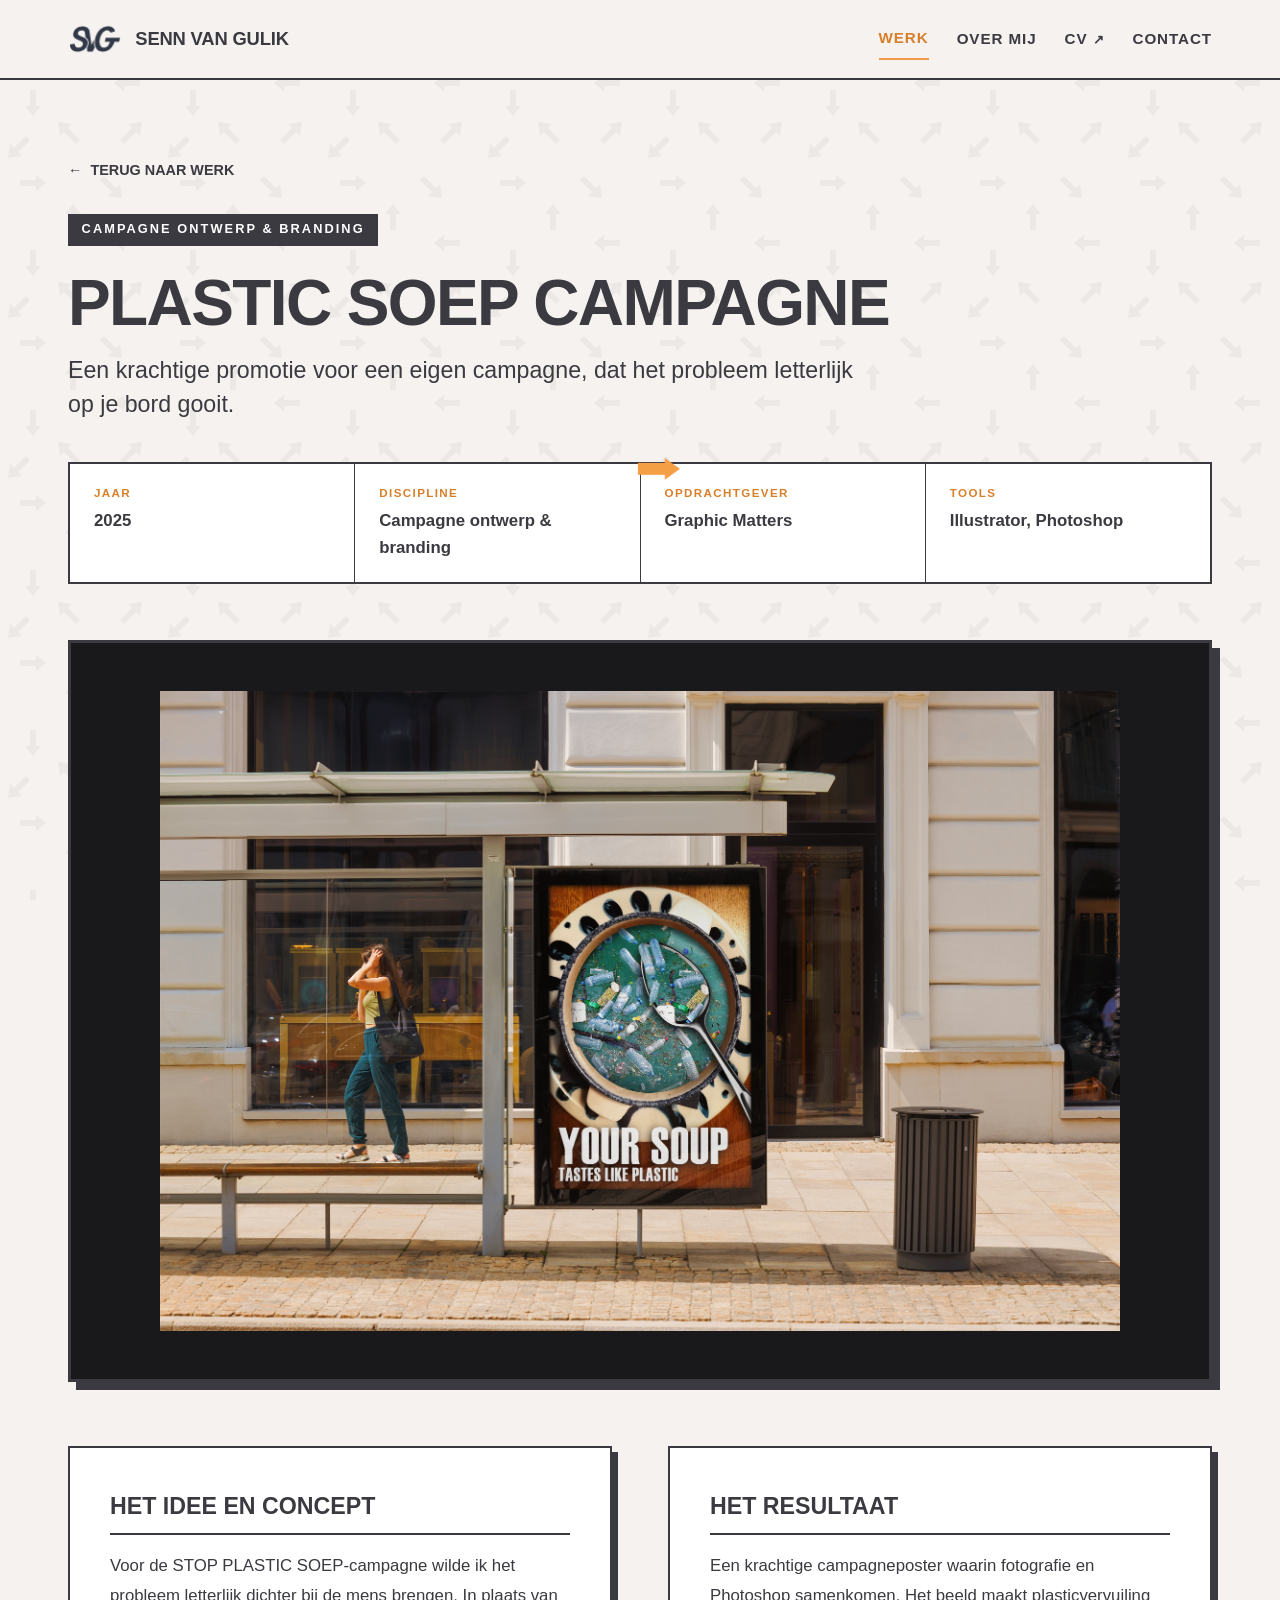
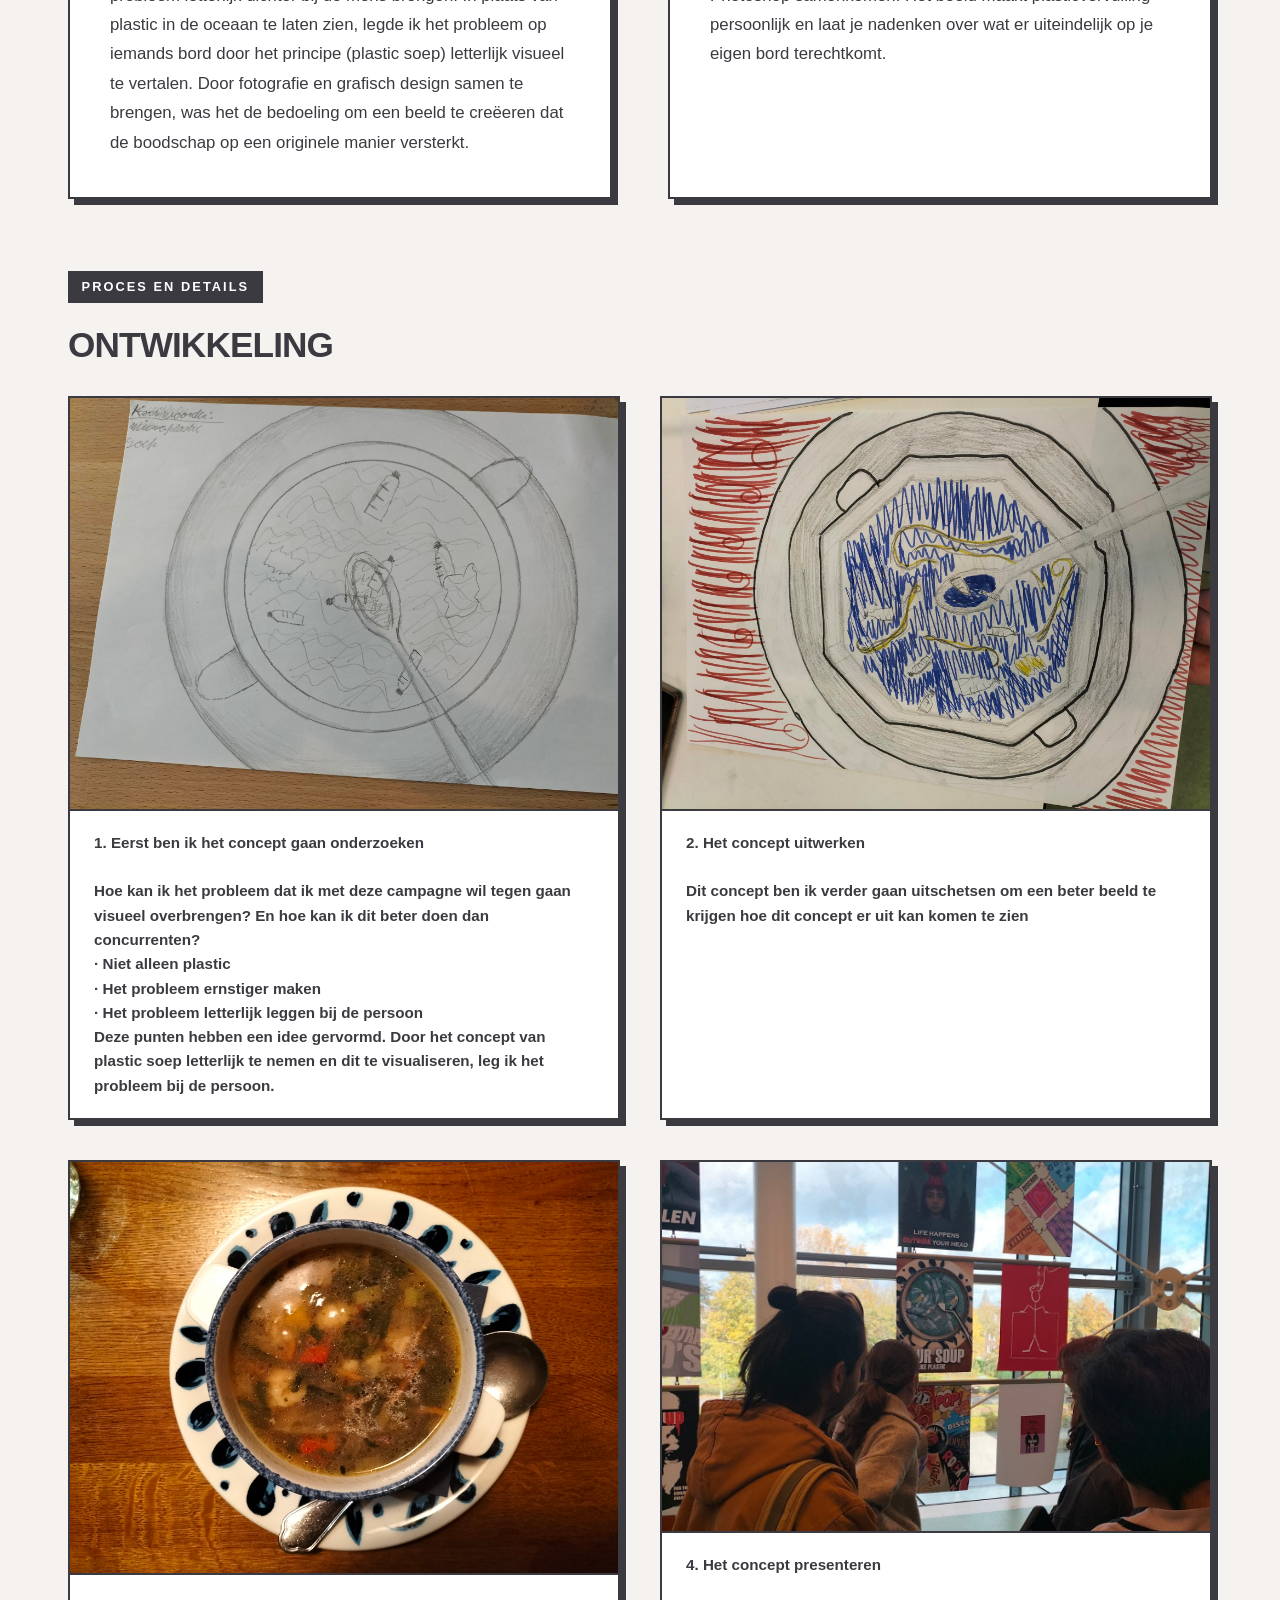
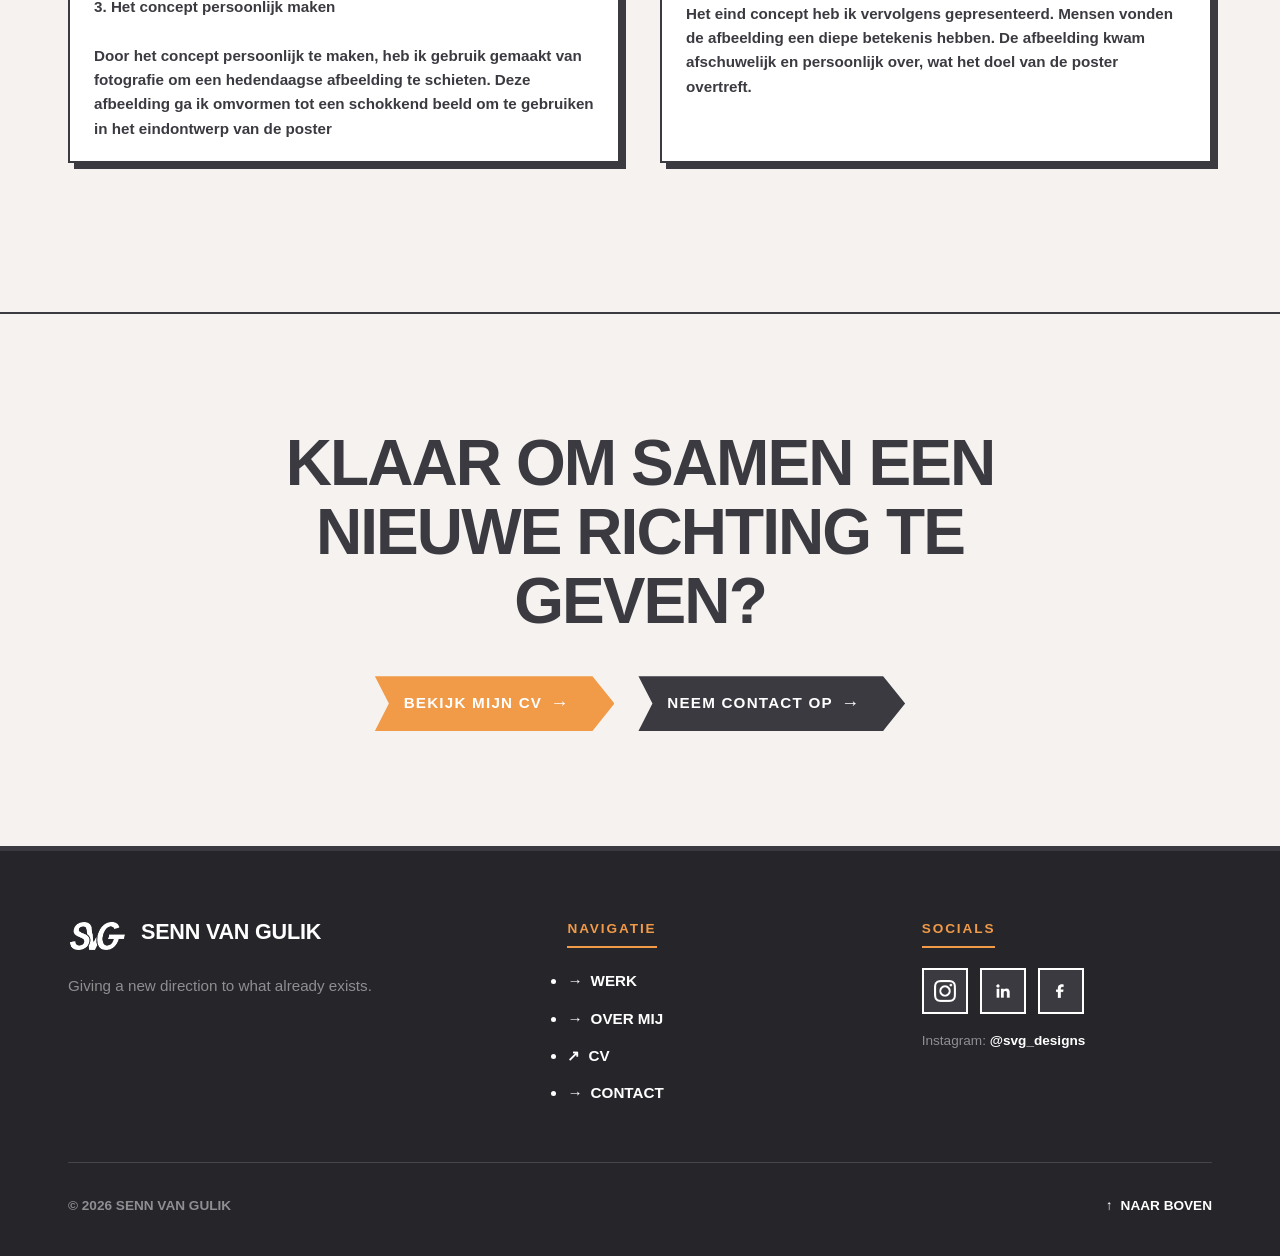
<file: project soep.html>
<!DOCTYPE html>
<html lang="nl">
<head>
  <meta charset="UTF-8">
  <meta name="viewport" content="width=device-width, initial-scale=1.0">

  <title>Portfolio — Senn van Gulik</title>

  <meta 
    name="description" 
    content="Case study van het Voor Afasie logo door Senn van Gulik."
  >

  <link rel="icon" type="image/png" href="Images/Logo/Logo.png">
  <link rel="stylesheet" href="css/style.css">
</head>

<body data-project-id="Plastic-soep">
  <!-- Site Header (Layout: Logo – name next to logo | Werk – Over mij – CV - contact) -->
  <header class="site-header">
    <div class="container nav-container">
      <!-- Left: Logo – name next to logo -->
      <a href="index.html" class="brand-identity" aria-label="Senn van Gulik Homepage">
        <img src="Images/Logo/Logo.png" alt="SvG Logo" class="brand-logo-img">
        <span class="brand-name">Senn van Gulik</span>
      </a>

      <!-- Right: Werk – Over mij – CV - contact -->
      <nav class="nav-menu-desktop" aria-label="Hoofdnavigatie">
        <a href="index.html#werk" class="nav-item-link active">Werk</a>
        <a href="about.html" class="nav-item-link">Over mij</a>
        <!-- CV Direct Link -->
        <a href="https://drive.google.com/file/d/1XW_Pcqpf7AUBsDqbniWq784pTi9UEm8H/view?usp=sharing" target="_blank" rel="noopener noreferrer" class="nav-item-link cv-link">
          CV <span style="font-size: 0.85em;">↗</span>
        </a>
        <a href="contact.html" class="nav-item-link">Contact</a>
      </nav>

      <!-- Mobile Toggle -->
      <button class="mobile-toggle" aria-label="Menu openen" aria-expanded="false" aria-controls="mobileMenu">
        <span></span>
        <span></span>
        <span></span>
      </button>
    </div>
  </header>

  <!-- Mobile Menu -->
  <div id="mobileMenu" class="mobile-menu" aria-hidden="true">
    <nav class="mobile-nav-links">
      <a href="index.html#werk" class="mobile-nav-item">Werk</a>
      <a href="about.html" class="mobile-nav-item">Over mij</a>
      <a href="https://drive.google.com/file/d/1XW_Pcqpf7AUBsDqbniWq784pTi9UEm8H/view?usp=sharing" target="_blank" rel="noopener noreferrer" class="mobile-nav-item">
        CV ↗
      </a>
      <a href="contact.html" class="mobile-nav-item">Contact</a>
    </nav>
  </div>

  <main class="project-detail-body">
    <div class="container">
      <!-- Dynamic Project Detail Container -->
      <div id="projectDetailContainer">
        <noscript>
          <p><a href="index.html" class="btn-arrow-shape btn-arrow-orange">Terug naar werk</a></p>
        </noscript>
      </div>
    </div>
  </main>

  <!-- CTA Section -->
  <section class="final-cta-section">
    <div class="container">
      <h2 class="final-cta-title">
        Klaar om samen een nieuwe richting te geven?
      </h2>
      <div class="cta-button-group">
        <a 
          href="https://drive.google.com/file/d/1XW_Pcqpf7AUBsDqbniWq784pTi9UEm8H/view?usp=sharing" 
          target="_blank" 
          rel="noopener noreferrer" 
          class="btn-arrow-shape btn-arrow-orange"
        >
          Bekijk mijn CV <span class="btn-arrow-icon">→</span>
        </a>
        <a href="contact.html" class="btn-arrow-shape btn-arrow-dark">
          Neem contact op <span class="btn-arrow-icon">→</span>
        </a>
      </div>
    </div>
  </section>

  <!-- Footer (Kept same with social links) -->
  <footer class="site-footer-sharp">
    <div class="container">
      <div class="footer-columns-grid">
        <div>
          <div style="display: flex; align-items: center; gap: 0.85rem; margin-bottom: 1rem;">
            <img src="Images/Logo/Logo.png" alt="SvG Logo" style="height: 42px; filter: brightness(0) invert(1);">
            <div class="footer-brand-title">Senn van Gulik</div>
          </div>
          <p class="footer-brand-text">
            Giving a new direction to what already exists.
          </p>
        </div>

        <div>
          <span class="footer-col-header">Navigatie</span>
          <ul class="footer-nav-links-sharp">
            <li><a href="index.html#werk" class="footer-nav-item"><span>→</span> Werk</a></li>
            <li><a href="about.html" class="footer-nav-item"><span>→</span> Over mij</a></li>
            <li>
              <a href="https://drive.google.com/file/d/1XW_Pcqpf7AUBsDqbniWq784pTi9UEm8H/view?usp=sharing" target="_blank" rel="noopener noreferrer" class="footer-nav-item">
                <span>↗</span> CV
              </a>
            </li>
            <li><a href="contact.html" class="footer-nav-item"><span>→</span> Contact</a></li>
          </ul>
        </div>

        <div>
          <span class="footer-col-header">Socials</span>
          <div class="footer-social-row" style="margin-bottom: 1rem;">
            <a href="https://www.instagram.com/svg_designs/" target="_blank" rel="noopener noreferrer" class="footer-social-sharp-btn" aria-label="Instagram">
              <img src="Images/Icons/Socials_Instagram.png" alt="Instagram">
            </a>
            <a href="https://nl.linkedin.com/in/senn-van-gulik-68927a341" target="_blank" rel="noopener noreferrer" class="footer-social-sharp-btn" aria-label="LinkedIn">
              <img src="Images/Icons/Socials_Linkedin.png" alt="LinkedIn">
            </a>
            <a href="https://www.facebook.com/share/19ZWGFJ9d8/" target="_blank" rel="noopener noreferrer" class="footer-social-sharp-btn" aria-label="Facebook">
              <img src="Images/Icons/Socials_Facebook.png" alt="Facebook">
            </a>
          </div>
          <p style="font-size: 0.85rem; color: var(--color-gray);">
            Instagram: <strong style="color: #FFFFFF;">@svg_designs</strong>
          </p>
        </div>
      </div>

      <div class="footer-bottom-line">
        <div>
          &copy; <span id="yearSpan">2024</span> Senn van Gulik
        </div>
        <a href="#top" id="backToTopBtn" class="back-to-top-sharp">
          <span>↑</span> Naar boven
        </a>
      </div>
    </div>
  </footer>

  <!-- Scripts -->
  <script src="js/projects.js"></script>
  <script src="js/main.js"></script>
  <script>
    document.getElementById('yearSpan').textContent = new Date().getFullYear();
  </script>
</body>
</html>
</file>
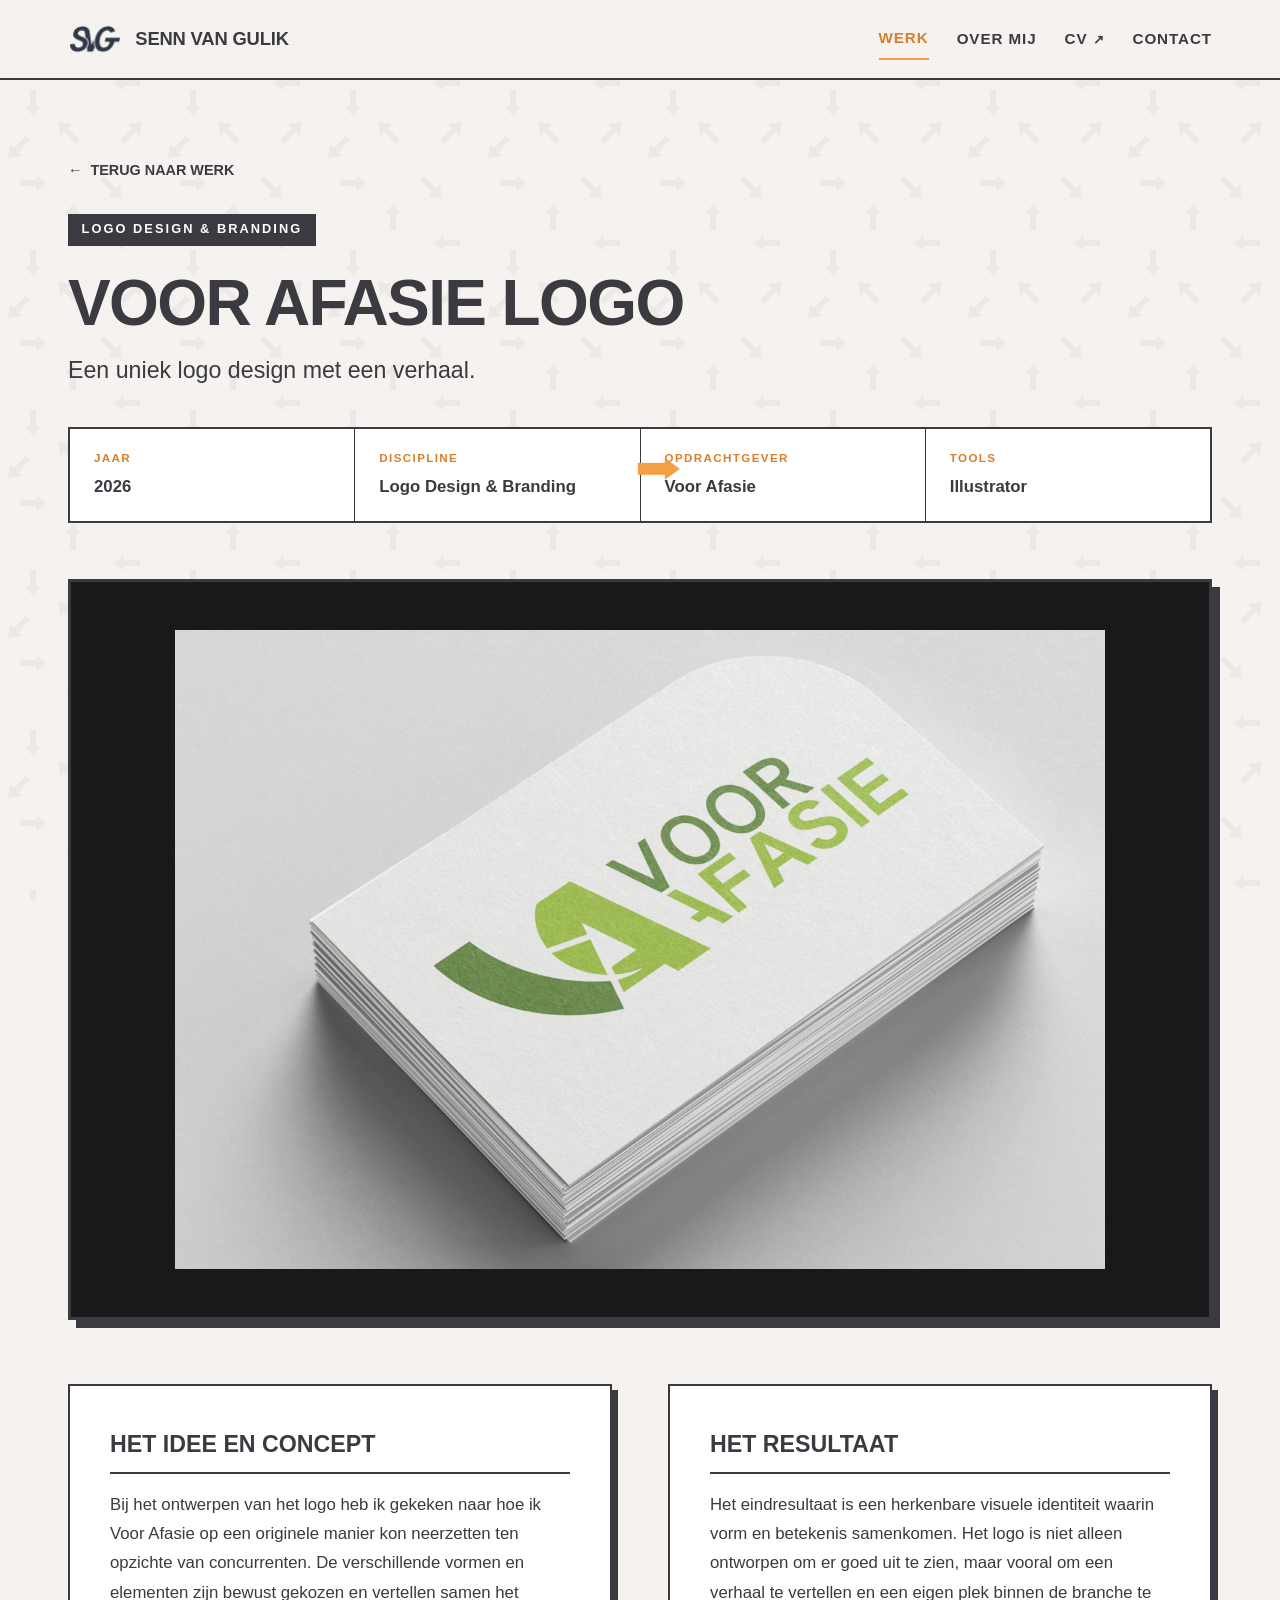
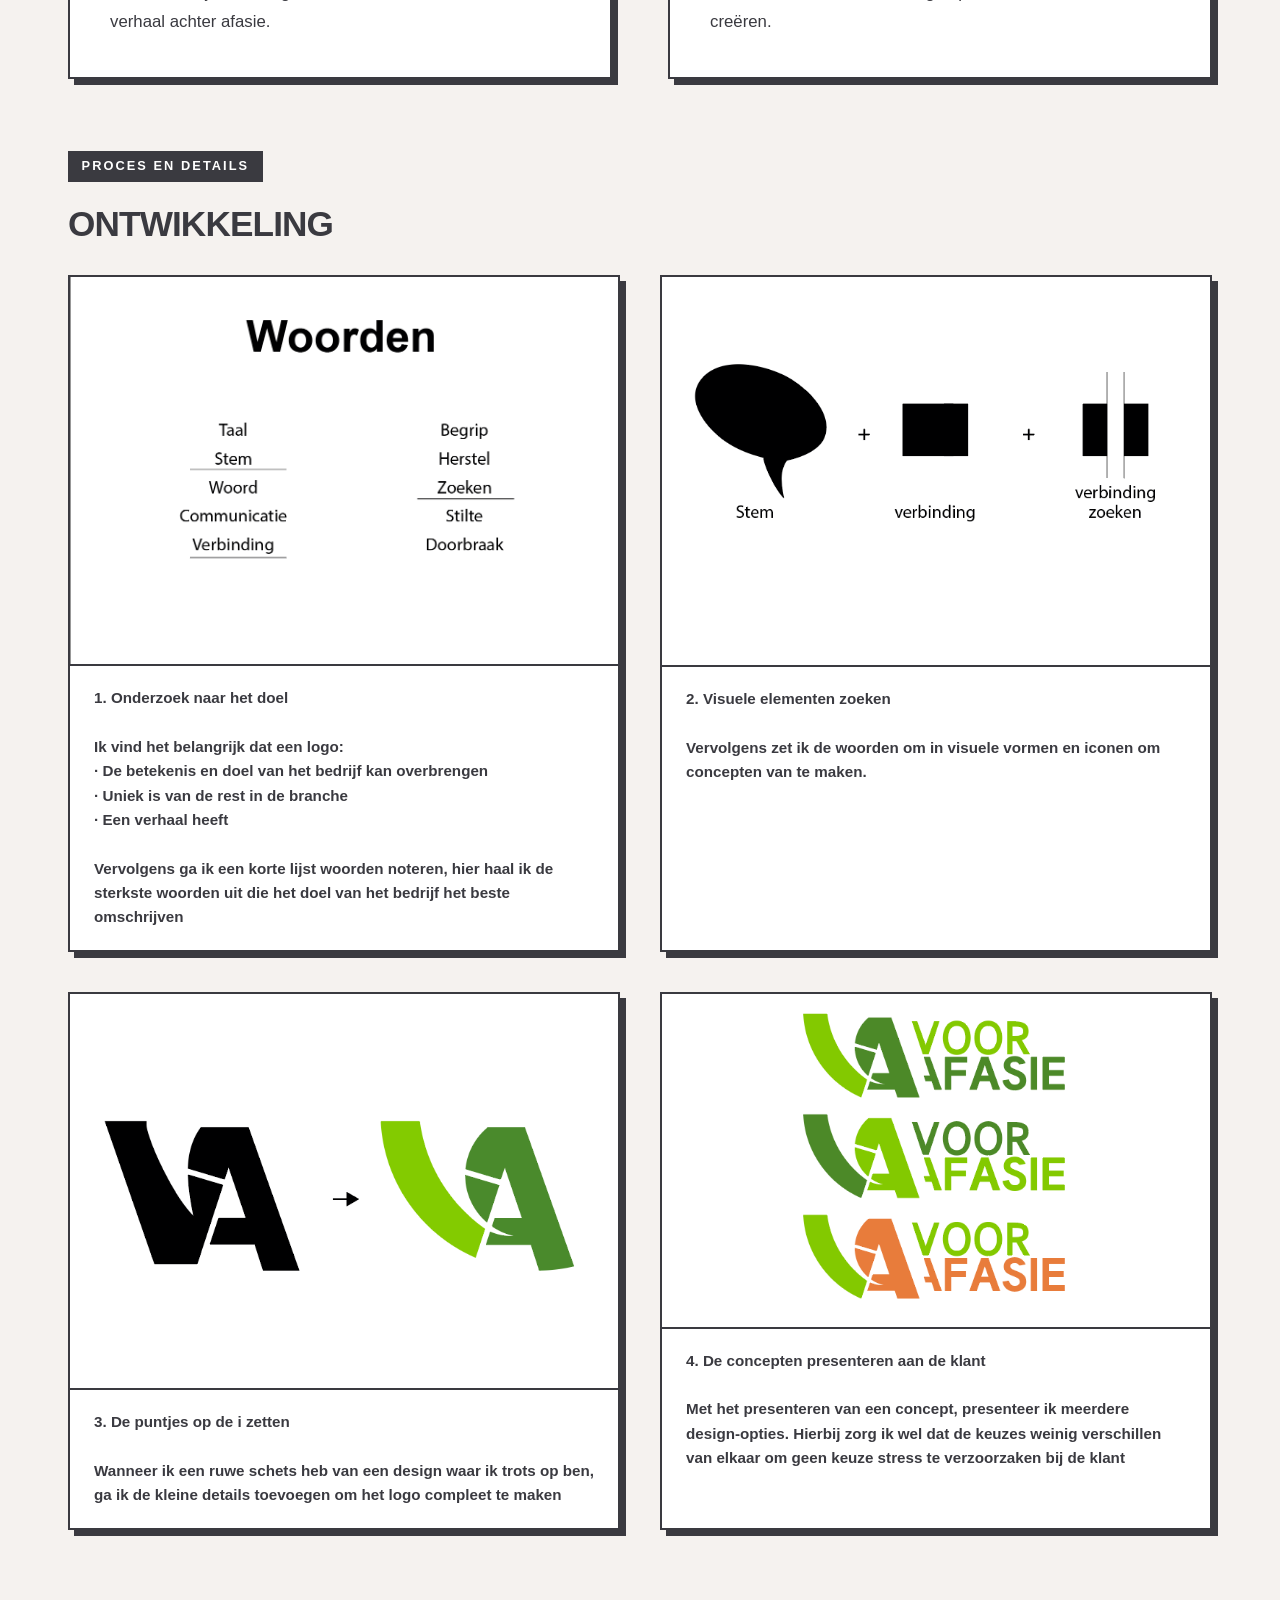
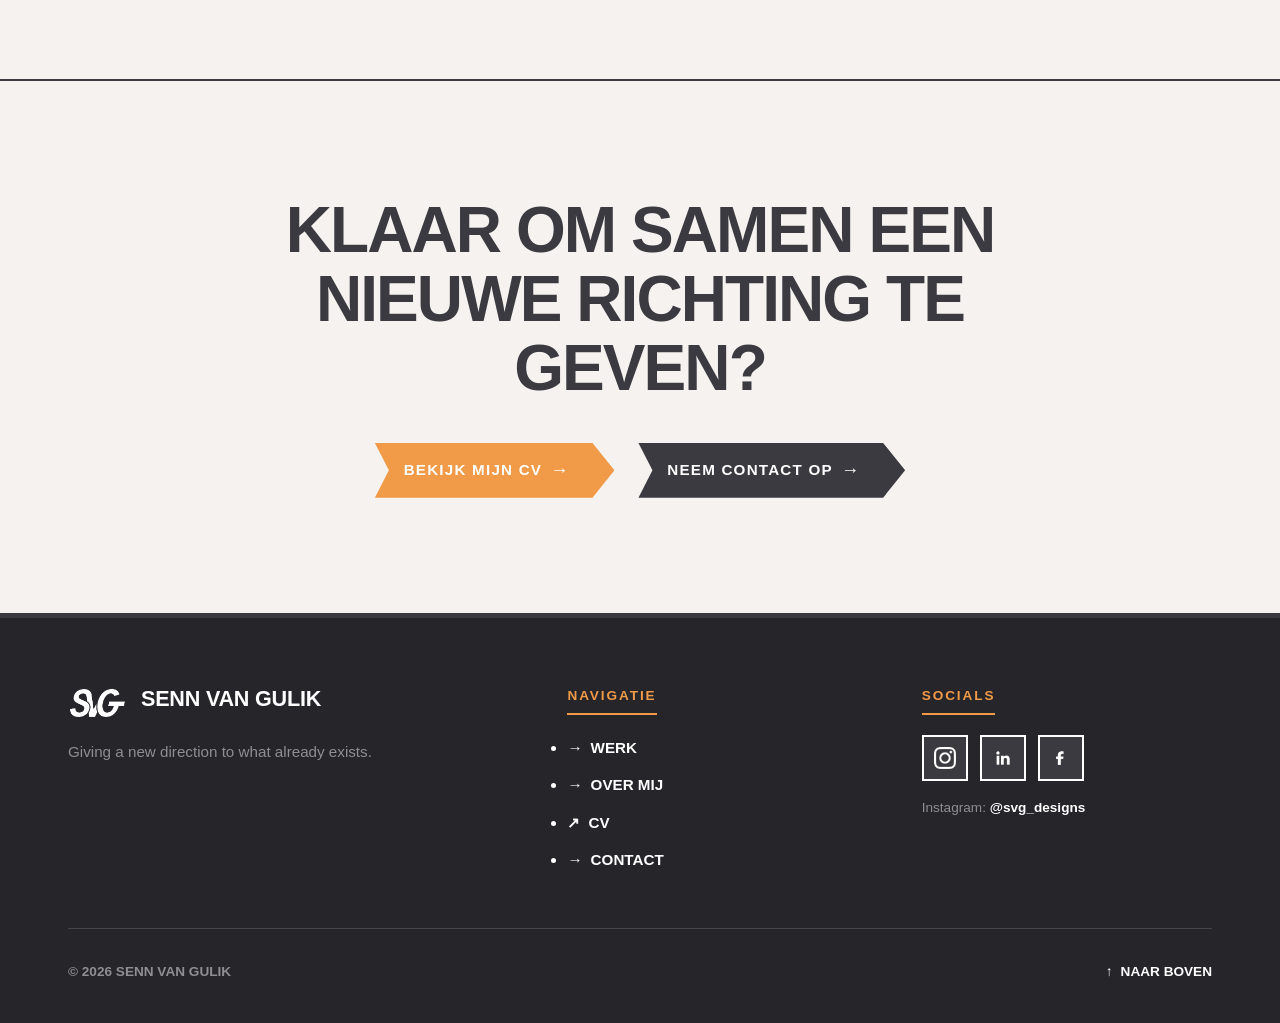
<file: project VoorAfasie.html>
<!DOCTYPE html>
<html lang="nl">
<head>
  <meta charset="UTF-8">
  <meta name="viewport" content="width=device-width, initial-scale=1.0">

  <title>Portfolio — Senn van Gulik</title>

  <meta 
    name="description" 
    content="Case study van het Voor Afasie logo door Senn van Gulik."
  >

  <link rel="icon" type="image/png" href="Images/Logo/Logo.png">
  <link rel="stylesheet" href="css/style.css">
</head>

<body data-project-id="Voor-Afasie">
  <!-- Site Header (Layout: Logo – name next to logo | Werk – Over mij – CV - contact) -->
  <header class="site-header">
    <div class="container nav-container">
      <!-- Left: Logo – name next to logo -->
      <a href="index.html" class="brand-identity" aria-label="Senn van Gulik Homepage">
        <img src="Images/Logo/Logo.png" alt="SvG Logo" class="brand-logo-img">
        <span class="brand-name">Senn van Gulik</span>
      </a>

      <!-- Right: Werk – Over mij – CV - contact -->
      <nav class="nav-menu-desktop" aria-label="Hoofdnavigatie">
        <a href="index.html#werk" class="nav-item-link active">Werk</a>
        <a href="about.html" class="nav-item-link">Over mij</a>
        <!-- CV Direct Link -->
        <a href="https://drive.google.com/file/d/1XW_Pcqpf7AUBsDqbniWq784pTi9UEm8H/view?usp=sharing" target="_blank" rel="noopener noreferrer" class="nav-item-link cv-link">
          CV <span style="font-size: 0.85em;">↗</span>
        </a>
        <a href="contact.html" class="nav-item-link">Contact</a>
      </nav>

      <!-- Mobile Toggle -->
      <button class="mobile-toggle" aria-label="Menu openen" aria-expanded="false" aria-controls="mobileMenu">
        <span></span>
        <span></span>
        <span></span>
      </button>
    </div>
  </header>

  <!-- Mobile Menu -->
  <div id="mobileMenu" class="mobile-menu" aria-hidden="true">
    <nav class="mobile-nav-links">
      <a href="index.html#werk" class="mobile-nav-item">Werk</a>
      <a href="about.html" class="mobile-nav-item">Over mij</a>
      <a href="https://drive.google.com/file/d/1XW_Pcqpf7AUBsDqbniWq784pTi9UEm8H/view?usp=sharing" target="_blank" rel="noopener noreferrer" class="mobile-nav-item">
        CV ↗
      </a>
      <a href="contact.html" class="mobile-nav-item">Contact</a>
    </nav>
  </div>

  <main class="project-detail-body">
    <div class="container">
      <!-- Dynamic Project Detail Container -->
      <div id="projectDetailContainer">
        <noscript>
          <p><a href="index.html" class="btn-arrow-shape btn-arrow-orange">Terug naar werk</a></p>
        </noscript>
      </div>
    </div>
  </main>

  <!-- CTA Section -->
  <section class="final-cta-section">
    <div class="container">
      <h2 class="final-cta-title">
        Klaar om samen een nieuwe richting te geven?
      </h2>
      <div class="cta-button-group">
        <a 
          href="https://drive.google.com/file/d/1XW_Pcqpf7AUBsDqbniWq784pTi9UEm8H/view?usp=sharing" 
          target="_blank" 
          rel="noopener noreferrer" 
          class="btn-arrow-shape btn-arrow-orange"
        >
          Bekijk mijn CV <span class="btn-arrow-icon">→</span>
        </a>
        <a href="contact.html" class="btn-arrow-shape btn-arrow-dark">
          Neem contact op <span class="btn-arrow-icon">→</span>
        </a>
      </div>
    </div>
  </section>

  <!-- Footer (Kept same with social links) -->
  <footer class="site-footer-sharp">
    <div class="container">
      <div class="footer-columns-grid">
        <div>
          <div style="display: flex; align-items: center; gap: 0.85rem; margin-bottom: 1rem;">
            <img src="Images/Logo/Logo.png" alt="SvG Logo" style="height: 42px; filter: brightness(0) invert(1);">
            <div class="footer-brand-title">Senn van Gulik</div>
          </div>
          <p class="footer-brand-text">
            Giving a new direction to what already exists.
          </p>
        </div>

        <div>
          <span class="footer-col-header">Navigatie</span>
          <ul class="footer-nav-links-sharp">
            <li><a href="index.html#werk" class="footer-nav-item"><span>→</span> Werk</a></li>
            <li><a href="about.html" class="footer-nav-item"><span>→</span> Over mij</a></li>
            <li>
              <a href="https://drive.google.com/file/d/1XW_Pcqpf7AUBsDqbniWq784pTi9UEm8H/view?usp=sharing" target="_blank" rel="noopener noreferrer" class="footer-nav-item">
                <span>↗</span> CV
              </a>
            </li>
            <li><a href="contact.html" class="footer-nav-item"><span>→</span> Contact</a></li>
          </ul>
        </div>

        <div>
          <span class="footer-col-header">Socials</span>
          <div class="footer-social-row" style="margin-bottom: 1rem;">
            <a href="https://www.instagram.com/svg_designs/" target="_blank" rel="noopener noreferrer" class="footer-social-sharp-btn" aria-label="Instagram">
              <img src="Images/Icons/Socials_Instagram.png" alt="Instagram">
            </a>
            <a href="https://nl.linkedin.com/in/senn-van-gulik-68927a341" target="_blank" rel="noopener noreferrer" class="footer-social-sharp-btn" aria-label="LinkedIn">
              <img src="Images/Icons/Socials_Linkedin.png" alt="LinkedIn">
            </a>
            <a href="https://www.facebook.com/share/19ZWGFJ9d8/" target="_blank" rel="noopener noreferrer" class="footer-social-sharp-btn" aria-label="Facebook">
              <img src="Images/Icons/Socials_Facebook.png" alt="Facebook">
            </a>
          </div>
          <p style="font-size: 0.85rem; color: var(--color-gray);">
            Instagram: <strong style="color: #FFFFFF;">@svg_designs</strong>
          </p>
        </div>
      </div>

      <div class="footer-bottom-line">
        <div>
          &copy; <span id="yearSpan">2024</span> Senn van Gulik
        </div>
        <a href="#top" id="backToTopBtn" class="back-to-top-sharp">
          <span>↑</span> Naar boven
        </a>
      </div>
    </div>
  </footer>

  <!-- Scripts -->
  <script src="js/projects.js"></script>
  <script src="js/main.js"></script>
  <script>
    document.getElementById('yearSpan').textContent = new Date().getFullYear();
  </script>
</body>
</html>
</file>
<file: css/style.css>
/* ==========================================================================
   SENN VAN GULIK — PORTFOLIO DESIGN SYSTEM
   "giving a new direction to what already exists"
   Strictly Zero Rounded Corners | Random Arrow Background | Arrow-Shaped Buttons
   ========================================================================== */

:root {
  /* Styleguide Color Palette */
  --color-orange: #F19A48;
  --color-orange-hover: #F2BE90;
  --color-orange-dark: #D87F2B;
  
  --color-dark: #3A3A40;
  --color-dark-deep: #25252A;
  --color-dark-muted: #5A5A62;
  
  --color-bg: #F5F2EF;
  --color-bg-alt: #EAE6E1;
  --color-surface: #FFFFFF;
  --color-surface-tint: #EFECDB;
  
  --color-gray: #8F8E91;
  --color-border: #3A3A40;
  --color-border-subtle: rgba(58, 58, 64, 0.18);

  /* Typography */
  --font-main: 'Segoe UI Variable', 'Segoe UI', -apple-system, BlinkMacSystemFont, Arial, sans-serif;
  
  /* Layout */
  --container-max: 1240px;
  --container-pad: clamp(1.25rem, 4vw, 3rem);
  --header-height: 80px;

  /* Transitions */
  --transition-fast: 0.18s cubic-bezier(0.2, 0, 0, 1);
  --transition-normal: 0.3s cubic-bezier(0.2, 0, 0, 1);
}

::-moz-selection { /* Code for Firefox */
  color: #F19A48;
  background: #3A3A40;
}

::selection {
  color: #F19A48;
  background: #3A3A40;
}
/* ==========================================================================
   GLOBAL RESET — STRICT ZERO BORDER RADIUS
   ========================================================================== */
*, *::before, *::after {
  box-sizing: border-box;
  margin: 0;
  padding: 0;
  border-radius: 0 !important; /* No rounded corners anywhere */
}

html {
  font-size: 16px;
  scroll-behavior: smooth;
  -webkit-text-size-adjust: 100%;
  background-color: var(--color-bg);
}

body {
  font-family: var(--font-main);
  background-color: var(--color-bg);
  color: var(--color-dark);
  line-height: 1.6;
  font-weight: 400;
  overflow-x: hidden;
  min-height: 100vh;
  display: flex;
  flex-direction: column;
  position: relative;
}

/* ==========================================================================
   BACKGROUND: PATTERN OF ARROWS POINTING IN RANDOM DIRECTIONS
   ========================================================================== */
body::before {
  content: '';
  position: fixed;
  inset: 0;
  /* SVG pattern containing arrows pointing in multiple random directions: up, down, left, right, diagonals */
  background-image: url("data:image/svg+xml,%3Csvg xmlns='http://www.w3.org/2000/svg' width='160' height='160' viewBox='0 0 160 160'%3E%3Cg fill='%233A3A40' opacity='0.055'%3E%3C!-- Arrow 1: Pointing Right --%3E%3Cpath d='M20 20 L36 20 L36 15 L46 23 L36 31 L36 26 L20 26 Z'/%3E%3C!-- Arrow 2: Pointing Down-Right (Diagonal) --%3E%3Cpath d='M100 20 L112 32 L108 36 L122 38 L120 24 L116 28 L104 16 Z'/%3E%3C!-- Arrow 3: Pointing Up --%3E%3Cpath d='M70 70 L70 54 L65 54 L73 44 L81 54 L76 54 L76 70 Z'/%3E%3C!-- Arrow 4: Pointing Left --%3E%3Cpath d='M140 80 L124 80 L124 75 L114 83 L124 91 L124 86 L140 86 Z'/%3E%3C!-- Arrow 5: Pointing Down --%3E%3Cpath d='M30 90 L30 106 L25 106 L33 116 L41 106 L36 106 L36 90 Z'/%3E%3C!-- Arrow 6: Pointing Up-Left (Diagonal) --%3E%3Cpath d='M80 140 L68 128 L72 124 L58 122 L60 136 L64 132 L76 144 Z'/%3E%3C!-- Arrow 7: Pointing Up-Right (Diagonal) --%3E%3Cpath d='M120 140 L132 128 L128 124 L142 122 L140 136 L136 132 L124 144 Z'/%3E%3C!-- Arrow 8: Pointing Down-Left (Diagonal) --%3E%3Cpath d='M30 140 L18 152 L22 156 L8 158 L10 144 L14 148 L26 136 Z'/%3E%3C/g%3E%3C/svg%3E");
  background-repeat: repeat;
  background-size: 160px 160px;
  pointer-events: none;
  z-index: 0;
}

main, header, footer, section {
  position: relative;
  z-index: 1;
}

img, picture, svg, video {
  display: block;
  max-width: 100%;
  height: auto;
}

a {
  color: inherit;
  text-decoration: none;
  transition: color var(--transition-fast), background-color var(--transition-fast);
}

button, input, textarea, select {
  font: inherit;
  color: inherit;
  border: none;
  background: none;
}

button {
  cursor: pointer;
}

/* Accessibility Focus */
:focus-visible {
  outline: 3px solid var(--color-orange) !important;
  outline-offset: 2px !important;
}

/* Container */
.container {
  width: 100%;
  max-width: var(--container-max);
  margin-inline: auto;
  padding-inline: var(--container-pad);
}

/* ==========================================================================
   HEADER (EXACT LAYOUT: Logo – name next to logo | Werk – Over mij – CV - contact)
   ========================================================================== */
.site-header {
  position: sticky;
  top: 0;
  z-index: 200;
  height: var(--header-height);
  background: rgba(245, 242, 239, 0.96);
  border-bottom: 2px solid var(--color-border);
  backdrop-filter: blur(10px);
}

.nav-container {
  height: 100%;
  display: flex;
  align-items: center;
  justify-content: space-between;
}

/* Left: Logo – name next to logo */
.brand-identity {
  display: flex;
  align-items: center;
  gap: 0.85rem;
}

.brand-logo-img {
  height: 38px;
  width: auto;
  object-fit: contain;
  transition: transform var(--transition-fast);
}

.brand-identity:hover .brand-logo-img {
  transform: rotate(180deg); /* Unexpected directional twist */
}

.brand-name {
  font-size: 1.15rem;
  font-weight: 900;
  text-transform: uppercase;
  letter-spacing: -0.01em;
  color: var(--color-dark);
}

/* Right: Werk – Over mij – CV – contact */
.nav-menu-desktop {
  display: flex;
  align-items: center;
  gap: 1.75rem;
}

.nav-item-link {
  font-size: 0.95rem;
  font-weight: 800;
  text-transform: uppercase;
  letter-spacing: 0.06em;
  color: var(--color-dark);
  position: relative;
  padding-block: 0.5rem;
  transition: color var(--transition-fast);
}

.nav-item-link:hover {
  color: var(--color-orange);
}

.nav-item-link.active {
  color: var(--color-orange-dark);
  border-bottom: 2px solid var(--color-orange);
}

.nav-item-link.cv-link {
  color: var(--color-dark);
}

.nav-item-link.cv-link:hover {
  color: var(--color-orange);
}

/* Mobile Toggle */
.mobile-toggle {
  display: none;
  width: 44px;
  height: 44px;
  padding: 10px;
  flex-direction: column;
  justify-content: space-between;
  border: 2px solid var(--color-dark);
  background: var(--color-surface);
}

.mobile-toggle span {
  display: block;
  height: 3px;
  width: 100%;
  background-color: var(--color-dark);
  transition: transform var(--transition-fast), opacity var(--transition-fast);
}

.mobile-toggle.is-active span:nth-child(1) {
  transform: translateY(7px) rotate(45deg);
}
.mobile-toggle.is-active span:nth-child(2) {
  opacity: 0;
}
.mobile-toggle.is-active span:nth-child(3) {
  transform: translateY(-7px) rotate(-45deg);
}

/* Mobile Drawer */
.mobile-menu {
  position: fixed;
  top: var(--header-height);
  left: 0;
  right: 0;
  bottom: 0;
  background: var(--color-bg);
  border-top: 2px solid var(--color-dark);
  z-index: 190;
  display: flex;
  flex-direction: column;
  padding: 2.5rem var(--container-pad);
  transform: translateX(100%);
  transition: transform var(--transition-normal);
  overflow-y: auto;
}

.mobile-menu.is-open {
  transform: translateX(0);
}

.mobile-nav-links {
  display: flex;
  flex-direction: column;
  gap: 1rem;
}

.mobile-nav-item {
  font-size: 1.6rem;
  font-weight: 900;
  text-transform: uppercase;
  color: var(--color-dark);
  padding: 0.85rem 1.25rem;
  border: 2px solid var(--color-dark);
  background: var(--color-surface);
  display: flex;
  align-items: center;
  justify-content: space-between;
}

.mobile-nav-item.active {
  background: var(--color-dark);
  color: #FFFFFF;
}

/* ==========================================================================
   BUTTONS: SHAPED AS ARROWS THAT FLIP DIRECTION ON HOVER
   ========================================================================== */

/* The button container is shaped like an arrow pointing to the RIGHT */
.btn-arrow-shape {
  display: inline-flex;
  align-items: center;
  justify-content: center;
  position: relative;
  padding: 0.95rem 2.8rem 0.95rem 1.8rem;
  font-size: 0.95rem;
  font-weight: 900;
  text-transform: uppercase;
  letter-spacing: 0.08em;
  border: none;
  cursor: pointer;
  user-select: none;
  /* Arrow shape pointing RIGHT */
  clip-path: polygon(0% 0%, calc(100% - 22px) 0%, 100% 50%, calc(100% - 22px) 100%, 0% 100%, 14px 50%);
  transition: transform 0.26s cubic-bezier(0.34, 1.56, 0.64, 1), 
              clip-path 0.26s cubic-bezier(0.34, 1.56, 0.64, 1), 
              background-color var(--transition-fast), 
              color var(--transition-fast);
}

.btn-arrow-orange {
  background-color: var(--color-orange);
  color: #FFFFFF;
}

.btn-arrow-dark {
  background-color: var(--color-dark);
  color: #FFFFFF;
}

/* UNEXPECTED RESULT: On hover, the arrow shape FLIPS TO POINT IN THE OPPOSITE DIRECTION (LEFT)! */
.btn-arrow-shape:hover {
  /* Morph arrow shape from pointing RIGHT to pointing LEFT */
  clip-path: polygon(22px 0%, 100% 0%, calc(100% - 14px) 50%, 100% 100%, 22px 100%, 0% 50%);
  padding: 0.95rem 1.8rem 0.95rem 2.8rem;
  transform: translateX(-4px);
}

.btn-arrow-orange:hover {
  background-color: var(--color-dark);
  color: var(--color-orange);
}

.btn-arrow-dark:hover {
  background-color: var(--color-orange);
  color: var(--color-dark);
}

.btn-arrow-shape .btn-arrow-icon {
  display: inline-block;
  margin-left: 0.5rem;
  font-size: 1.2em;
  line-height: 1;
  transition: transform 0.26s cubic-bezier(0.34, 1.56, 0.64, 1);
}

/* The arrow glyph inside also flips 180 degrees */
.btn-arrow-shape:hover .btn-arrow-icon {
  transform: rotate(180deg);
}

/* ==========================================================================
   LANDING PAGE: CENTER HERO ("giving a new direction to what already exists")
   ========================================================================== */
.hero-center-stage {
  min-height: calc(85vh - var(--header-height));
  display: flex;
  align-items: center;
  justify-content: center;
  text-align: center;
  padding-block: 4rem;
  border-bottom: 2px solid var(--color-border);
  position: relative;
}

.hero-statement-center {
  font-size: clamp(2.8rem, 6.5vw, 6.2rem);
  font-weight: 900;
  line-height: 1.02;
  letter-spacing: -0.035em;
  text-transform: uppercase;
  color: var(--color-dark);
  max-width: 1080px;
  margin-inline: auto;
}

/* Interactive Unexpected Direction Shifts on Words */
.interactive-word {
  display: inline-block;
  position: relative;
  transition: transform 0.22s cubic-bezier(0.34, 1.56, 0.64, 1), color var(--transition-fast);
  cursor: default;
}

.interactive-word:hover {
  color: var(--color-orange);
  transform: translateY(-8px) rotate(-3deg);
}

.interactive-word.word-direction {
  color: var(--color-orange);
  position: relative;
}

.interactive-word.word-direction:hover {
  transform: scale(1.06) rotate(4deg);
  color: var(--color-dark);
}

.scroll-indicator-arrow {
  margin-top: 3.5rem;
  display: inline-flex;
  flex-direction: column;
  align-items: center;
  gap: 0.5rem;
  font-size: 0.85rem;
  font-weight: 900;
  text-transform: uppercase;
  letter-spacing: 0.14em;
  color: var(--color-dark-muted);
}

.scroll-indicator-arrow .down-arrow-symbol {
  width: 32px;
  height: 32px;
  background: var(--color-dark);
  color: #FFFFFF;
  display: flex;
  align-items: center;
  justify-content: center;
  font-size: 1.1rem;
  transition: transform var(--transition-fast), background-color var(--transition-fast);
}

.scroll-indicator-arrow:hover .down-arrow-symbol {
  background: var(--color-orange);
  transform: translateY(6px);
}

/* ==========================================================================
   FEATURED PROJECT SECTION — VISUELE PROJECT CARDS
   ========================================================================== */

.featured-project-section {
  padding-block: clamp(4rem, 8vw, 7rem);
  border-bottom: 2px solid var(--color-border);
}

.featured-project-section .container {
  display: grid;
  grid-template-columns: 1fr;
  gap: 2.5rem;
}

.project-section-tag {
  display: inline-block;
  font-size: 0.8rem;
  font-weight: 900;
  text-transform: uppercase;
  letter-spacing: 0.16em;
  background: var(--color-dark);
  color: #FFFFFF;
  padding: 0.35rem 0.85rem;
  margin-bottom: 1.5rem;
}

@media (min-width: 900px) {
  .featured-project-section .container {
    grid-template-columns: repeat(2, minmax(0, 1fr));
    gap: 2.5rem;
  }
}

/* ==========================================================================
   PROJECT HEADING
   ========================================================================== */

.projects-heading {
  margin-bottom: 3.5rem;
  max-width: 800px;
}

.projects-heading .project-section-tag {
  margin-bottom: 1rem;
}

.projects-heading .project-display-title {
  font-size: clamp(2.5rem, 5vw, 4.5rem);
  margin-bottom: 0.8rem;
}

.projects-heading p {
  max-width: 650px;
  font-size: 1.1rem;
  line-height: 1.6;
  color: var(--color-dark-muted);
}

/* ==========================================================================
   PROJECT CARD
   ========================================================================== */

.project-stage-card {
  position: relative;

  background: var(--color-surface);
  border: 3px solid var(--color-dark);
  box-shadow: 8px 8px 0 var(--color-dark);

  overflow: hidden;
  min-width: 0;
}

/* ==========================================================================
   PROJECT IMAGE
   ========================================================================== */

.project-visual-column {
  position: relative;

  width: 100%;
  aspect-ratio: 16 / 9;

  background: #19191C;

  overflow: hidden;
}

.project-visual-img {
  width: 100%;
  height: 100%;

  object-fit: cover;

  display: block;

  transition: transform 0.4s cubic-bezier(0.2, 0, 0, 1);
}

.project-stage-card:hover .project-visual-img {
  transform: scale(1.04);
}

/* ==========================================================================
   WITTE HOVER KAART
   ========================================================================== */

.project-overlay {
  position: absolute;

  left: 0;
  right: 0;
  bottom: 0;

  background: var(--color-surface);

  padding: 1.25rem 1.5rem;

  transform: translateY(100%);

  transition: transform 0.35s cubic-bezier(0.2, 0, 0, 1);

  z-index: 2;
}

.project-stage-card:hover .project-overlay {
  transform: translateY(0);
}

/* Inhoud van de witte kaart */
.project-overlay-content {
  display: flex;
  align-items: center;
  justify-content: space-between;

  gap: 1.5rem;
}

/* Linkerkant: titel + tags */
.project-overlay-info {
  min-width: 0;
  flex: 1;
}

/* ==========================================================================
   PROJECT TITLE
   ========================================================================== */

.project-display-title {
  font-size: clamp(1.5rem, 2.5vw, 2.4rem);

  font-weight: 900;
  text-transform: uppercase;

  letter-spacing: -0.025em;
  line-height: 1.05;

  color: var(--color-dark);

  margin-bottom: 0.65rem;
}

/* ==========================================================================
   PROJECT TAGS
   ========================================================================== */

.project-tags-list {
  display: flex;
  flex-wrap: wrap;

  gap: 0.35rem;

  margin-bottom: 0;
}

.tag-brick {
  font-size: 0.58rem;

  font-weight: 900;
  text-transform: uppercase;
  letter-spacing: 0.07em;

  padding: 0.25rem 0.5rem;

  background: var(--color-bg);
  color: var(--color-dark);

  border: 1px solid var(--color-dark);
}

/* ==========================================================================
   PIJL
   ========================================================================== */

/*
   We gebruiken dezelfde bestaande arrow-button stijl,
   maar maken hem compact zodat hij alleen als pijl werkt.
*/

.project-overlay .btn-arrow-shape {
  flex: 0 0 auto;

  width: 52px;
  height: 52px;

  padding: 0;

  font-size: 0;

  clip-path: polygon(
    0% 0%,
    calc(100% - 16px) 0%,
    100% 50%,
    calc(100% - 16px) 100%,
    0% 100%,
    12px 50%
  );
}

.project-overlay .btn-arrow-icon {
  margin: 0;

  font-size: 1.35rem;
}

/* Bestaande hover-stijl van je pijl behouden */
.project-overlay .btn-arrow-shape:hover {
  padding: 0;

  clip-path: polygon(
    16px 0%,
    100% 0%,
    calc(100% - 12px) 50%,
    100% 100%,
    16px 100%,
    0% 50%
  );
}

/* ==========================================================================
   MOBILE
   ========================================================================== */

@media (max-width: 700px) {

  .featured-project-section .container {
    gap: 2rem;
  }

  .project-visual-column {
    aspect-ratio: 16 / 10;
  }

  /*
     Op touchscreens is hover niet beschikbaar.
     Daarom staat de witte informatiekaart standaard zichtbaar.
  */
  .project-overlay {
    transform: translateY(0);
  }

  .project-display-title {
    font-size: 1.7rem;
  }

  .project-overlay-content {
    gap: 1rem;
  }

  .project-overlay .btn-arrow-shape {
    width: 46px;
    height: 46px;
  }
}

.tag-brick {
  font-size: 0.55rem;

  font-weight: 900;
  text-transform: uppercase;
  letter-spacing: 0.08em;

  padding: 0.25rem 0.5rem;

  background: var(--color-bg);
  color: var(--color-dark);

  border: 1px solid var(--color-dark);
}

/* ==========================================================================
   TABLET
   ========================================================================== */

@media (max-width: 1099px) {

  .featured-project-section .container {
    grid-template-columns: 1fr;
  }

  .project-stage-card {
    grid-template-columns: 0.9fr 1.1fr;
  }
}

/* ==========================================================================
   MOBILE
   ========================================================================== */

@media (max-width: 700px) {

  .project-stage-card {
    grid-template-columns: 1fr;
  }

  .project-visual-column {
    border-right: none;
    border-bottom: 3px solid var(--color-dark);

    aspect-ratio: 16 / 9;
    min-height: 0;
  }

  .project-content-column {
    padding: 1.5rem;
  }

  .project-display-title {
    font-size: 1.8rem;
  }

  .project-display-lead {
    font-size: 0.9rem;
  }
}

.tag-brick {
  font-size: 0.75rem;
  font-weight: 900;
  text-transform: uppercase;
  letter-spacing: 0.08em;
  padding: 0.35rem 0.75rem;
  background: var(--color-bg);
  color: var(--color-dark);
  border: 1px solid var(--color-dark);
}

/* ==========================================================================
   CTA SECTION ("Klaar om jouw merk een nieuwe richting te geven?")
   ========================================================================== */
.final-cta-section {
  padding-block: clamp(4.5rem, 9vw, 8rem);
  text-align: center;
  border-bottom: 2px solid var(--color-border);
}

.final-cta-title {
  font-size: clamp(2.4rem, 5vw, 4.4rem);
  font-weight: 900;
  text-transform: uppercase;
  letter-spacing: -0.03em;
  line-height: 1.08;
  color: var(--color-dark);
  max-width: 900px;
  margin-inline: auto;
  margin-bottom: 2.5rem;
}

.cta-button-group {
  display: flex;
  justify-content: center;
  align-items: center;
  flex-wrap: wrap;
  gap: 1.5rem;
}

/* ==========================================================================
   ABOUT ME PAGE: TRANSPARENT ME.PNG (NO SQUARE, NO FRAME, NO BACKGROUND SHAPE)
   ========================================================================== */
.about-stage-section {
  padding-block: clamp(3rem, 6vw, 5.5rem);
  border-bottom: 2px solid var(--color-border);
}

.about-columns {
  display: grid;
  grid-template-columns: 1fr;
  gap: 3.5rem;
  align-items: center;
}

@media (min-width: 900px) {
  .about-columns {
    grid-template-columns: 0.9fr 1.1fr;
    gap: 4.5rem;
  }
}

/* The transparent cutout of Me.png sitting freely on the canvas */
.about-me-image-wrap {
  display: flex;
  justify-content: center;
  align-items: center;
  position: relative;
  /* Absolutely no background, border, frame or square */
  background: transparent !important;
  border: none !important;
  box-shadow: none !important;
}

.about-me-cutout {
  width: 100%;
  max-width: 440px;
  height: auto;
  max-height: 560px;
  object-fit: contain;
  /* Pure transparent cutout */
  background: transparent !important;
  border: none !important;
  box-shadow: none !important;
  filter: drop-shadow(8px 12px 0px rgba(58, 58, 64, 0.16));
  transition: transform var(--transition-fast), filter var(--transition-fast);
}

.about-me-cutout:hover {
  transform: scale(1.02);
  filter: drop-shadow(10px 16px 0px rgba(241, 154, 72, 0.25));
}

.about-text-content {
  display: flex;
  flex-direction: column;
}

.about-display-name {
  font-size: clamp(2.6rem, 5vw, 4.2rem);
  font-weight: 900;
  text-transform: uppercase;
  letter-spacing: -0.025em;
  color: var(--color-dark);
  line-height: 1.05;
  margin-bottom: 0.5rem;
}

.about-subline {
  font-size: 1.15rem;
  font-weight: 800;
  text-transform: uppercase;
  color: var(--color-orange-dark);
  letter-spacing: 0.08em;
  margin-bottom: 1.75rem;
}

.about-human-copy {
  font-size: 1.1rem;
  line-height: 1.75;
  color: var(--color-dark);
  display: flex;
  flex-direction: column;
  gap: 1.25rem;
  margin-bottom: 2.25rem;
}

/* ==========================================================================
   PROJECT DETAIL PAGE (SINGLE PROJECT CASE STUDY)
   ========================================================================== */
.project-detail-body {
  padding-block: clamp(3rem, 6vw, 5rem);
  border-bottom: 2px solid var(--color-border);
}

.back-to-home-link {
  display: inline-flex;
  align-items: center;
  gap: 0.5rem;
  font-weight: 900;
  font-size: 0.9rem;
  text-transform: uppercase;
  color: var(--color-dark);
  margin-bottom: 2rem;
}

.back-to-home-link:hover {
  color: var(--color-orange);
}

.detail-specs-grid {
  display: grid;
  grid-template-columns: repeat(2, 1fr);
  gap: 1px;
  background: var(--color-dark);
  border: 2px solid var(--color-dark);
  margin-bottom: 3.5rem;
}

@media (min-width: 768px) {
  .detail-specs-grid {
    grid-template-columns: repeat(4, 1fr);
  }
}

.detail-spec-cell {
  background: var(--color-surface);
  padding: 1.25rem 1.5rem;
  display: flex;
  flex-direction: column;
}

.detail-spec-cell .label {
  font-size: 0.725rem;
  font-weight: 900;
  text-transform: uppercase;
  letter-spacing: 0.12em;
  color: var(--color-orange-dark);
  margin-bottom: 0.35rem;
}

.detail-spec-cell .val {
  font-size: 1.05rem;
  font-weight: 900;
  color: var(--color-dark);
}

.detail-main-media {
  background: #19191C;
  border: 3px solid var(--color-dark);
  box-shadow: 8px 8px 0 var(--color-dark);
  padding: 3rem;
  margin-bottom: 4rem;
  display: flex;
  justify-content: center;
}

.detail-main-media img {
  max-height: 640px;
  object-fit: contain;
}

.detail-story-grid {
  display: grid;
  grid-template-columns: 1fr;
  gap: 2.5rem;
  margin-bottom: 4.5rem;
}

@media (min-width: 860px) {
  .detail-story-grid {
    grid-template-columns: 1fr 1fr;
    gap: 3.5rem;
  }
}

.story-card {
  background: var(--color-surface);
  border: 2px solid var(--color-dark);
  box-shadow: 6px 6px 0 var(--color-dark);
  padding: 2.5rem;
}

.story-card h2 {
  font-size: 1.45rem;
  font-weight: 900;
  text-transform: uppercase;
  color: var(--color-dark);
  margin-bottom: 1rem;
  border-bottom: 2px solid var(--color-dark);
  padding-bottom: 0.5rem;
}

.story-card p {
  font-size: 1.05rem;
  line-height: 1.75;
  color: var(--color-dark);
}

.process-gallery-grid {
  display: grid;
  grid-template-columns: 1fr;
  gap: 2.5rem;
}

@media (min-width: 768px) {
  .process-gallery-grid {
    grid-template-columns: 1fr 1fr;
  }
}

.gallery-card {
  background: var(--color-surface);
  border: 2px solid var(--color-dark);
  box-shadow: 6px 6px 0 var(--color-dark);
  display: flex;
  flex-direction: column;
}

.gallery-card img {
  width: 100%;
  height: auto;
  border-bottom: 2px solid var(--color-dark);
}

.gallery-card p {
  padding: 1.25rem 1.5rem;
  font-size: 0.95rem;
  font-weight: 700;
  color: var(--color-dark);
}

/* ==========================================================================
   CONTACT PAGE
   ========================================================================== */
.contact-grid-section {
  padding-block: clamp(3rem, 6vw, 5.5rem);
  border-bottom: 2px solid var(--color-border);
}

.contact-layout {
  display: grid;
  grid-template-columns: 1fr;
  gap: 3.5rem;
}

@media (min-width: 900px) {
  .contact-layout {
    grid-template-columns: 1fr 1.1fr;
    gap: 4.5rem;
  }
}

.contact-links-list {
  display: flex;
  flex-direction: column;
  gap: 1rem;
  margin-top: 2rem;
}

.contact-item-box {
  display: flex;
  align-items: center;
  gap: 1.25rem;
  padding: 1.25rem 1.5rem;
  background: var(--color-surface);
  border: 2px solid var(--color-dark);
  box-shadow: 4px 4px 0 var(--color-dark);
  transition: all var(--transition-fast);
}

.contact-item-box:hover {
  transform: translate(-2px, -2px);
  box-shadow: 6px 6px 0 var(--color-orange);
  border-color: var(--color-orange);
}

.contact-item-box .icon {
  width: 44px;
  height: 44px;
  background: var(--color-dark);
  color: var(--color-orange);
  display: flex;
  align-items: center;
  justify-content: center;
  font-size: 1.25rem;
  font-weight: 900;
}

.contact-item-box .icon img {
  width: 22px;
  height: 22px;
  object-fit: contain;
  filter: brightness(0) invert(1);
}

.contact-item-box .texts .label {
  font-size: 0.725rem;
  font-weight: 900;
  text-transform: uppercase;
  color: var(--color-orange-dark);
}

.contact-item-box .texts .val {
  font-size: 1.1rem;
  font-weight: 900;
  color: var(--color-dark);
}

/* Contact Form */
.contact-form-container {
  background: var(--color-surface);
  border: 3px solid var(--color-dark);
  box-shadow: 7px 7px 0 var(--color-dark);
  padding: clamp(2rem, 4vw, 3rem);
}

.form-group-field {
  margin-bottom: 1.5rem;
  display: flex;
  flex-direction: column;
  gap: 0.4rem;
}

.form-group-field label {
  font-size: 0.85rem;
  font-weight: 900;
  text-transform: uppercase;
  color: var(--color-dark);
}

.form-group-field input, .form-group-field select, .form-group-field textarea {
  width: 100%;
  padding: 0.95rem 1.15rem;
  background: var(--color-bg);
  border: 2px solid var(--color-dark);
  color: var(--color-dark);
  font-weight: 700;
}

.form-group-field input:focus, .form-group-field select:focus, .form-group-field textarea:focus {
  background: #FFFFFF;
  border-color: var(--color-orange);
  outline: none;
}

.form-group-field textarea {
  min-height: 140px;
  resize: vertical;
}

/* ==========================================================================
   FOOTER (UNIFIED, KEPT AS REQUESTED)
   ========================================================================== */
.site-footer-sharp {
  margin-top: auto;
  background: var(--color-dark-deep);
  color: #FFFFFF;
  border-top: 3px solid var(--color-dark);
  padding-block: 4rem 2.5rem;
}

.footer-columns-grid {
  display: grid;
  grid-template-columns: 1fr;
  gap: 3rem;
  margin-bottom: 3.5rem;
}

@media (min-width: 768px) {
  .footer-columns-grid {
    grid-template-columns: 1.5fr 1fr 1fr;
    gap: 4rem;
  }
}

.footer-brand-title {
  font-size: 1.35rem;
  font-weight: 900;
  text-transform: uppercase;
  letter-spacing: -0.01em;
  margin-bottom: 0.5rem;
}

.footer-brand-text {
  color: var(--color-gray);
  font-size: 0.95rem;
  line-height: 1.6;
  max-width: 320px;
}

.footer-col-header {
  font-size: 0.85rem;
  font-weight: 900;
  text-transform: uppercase;
  letter-spacing: 0.14em;
  color: var(--color-orange);
  margin-bottom: 1.25rem;
  border-bottom: 2px solid var(--color-orange);
  padding-bottom: 0.4rem;
  display: inline-block;
}

.footer-nav-links-sharp {
  display: flex;
  flex-direction: column;
  gap: 0.75rem;
}

.footer-nav-item {
  color: #FFFFFF;
  font-size: 0.95rem;
  font-weight: 700;
  text-transform: uppercase;
  display: flex;
  align-items: center;
  gap: 0.5rem;
  transition: all var(--transition-fast);
}

.footer-nav-item:hover {
  color: var(--color-orange);
  transform: translateX(4px);
}

.footer-social-row {
  display: flex;
  gap: 0.75rem;
}

.footer-social-sharp-btn {
  width: 46px;
  height: 46px;
  border: 2px solid #FFFFFF;
  background: var(--color-dark);
  display: flex;
  align-items: center;
  justify-content: center;
  transition: all var(--transition-fast);
}

.footer-social-sharp-btn img {
  width: 22px;
  height: 22px;
  object-fit: contain;
  filter: brightness(0) invert(1);
}

.footer-social-sharp-btn:hover {
  background: var(--color-orange);
  border-color: var(--color-orange);
  transform: translate(-2px, -2px);
  box-shadow: 3px 3px 0 #FFFFFF;
}

.footer-bottom-line {
  display: flex;
  flex-direction: column;
  gap: 1rem;
  align-items: center;
  justify-content: space-between;
  padding-top: 2rem;
  border-top: 1px solid rgba(255, 255, 255, 0.15);
  font-size: 0.85rem;
  font-weight: 700;
  color: var(--color-gray);
  text-transform: uppercase;
}

@media (min-width: 640px) {
  .footer-bottom-line {
    flex-direction: row;
  }
}

.back-to-top-sharp {
  display: inline-flex;
  align-items: center;
  gap: 0.5rem;
  color: #FFFFFF;
  font-weight: 800;
  cursor: pointer;
}

.back-to-top-sharp:hover {
  color: var(--color-orange);
}

/* Responsive */
@media (max-width: 860px) {
  .nav-menu-desktop {
    display: none;
  }
  .mobile-toggle {
    display: flex;
  }
}

/* ==========================================================================
   CUSTOM MOUSE ARROW — FOLLOWS CURSOR
   ========================================================================== */

.cursor-arrow {
  position: fixed;
  top: 0;
  left: 0;
  width: 42px;
  height: 42px;
  pointer-events: none;
  z-index: 9999;
  transform-origin: center center;
  will-change: transform;
  user-select: none;
}

.cursor-arrow img {
  width: 100%;
  height: 100%;
  object-fit: contain;
  pointer-events: none;
}

/* Disable custom cursor on touch devices */
@media (hover: none), (pointer: coarse) {
  .cursor-arrow {
    display: none;
  }
}
</file>
